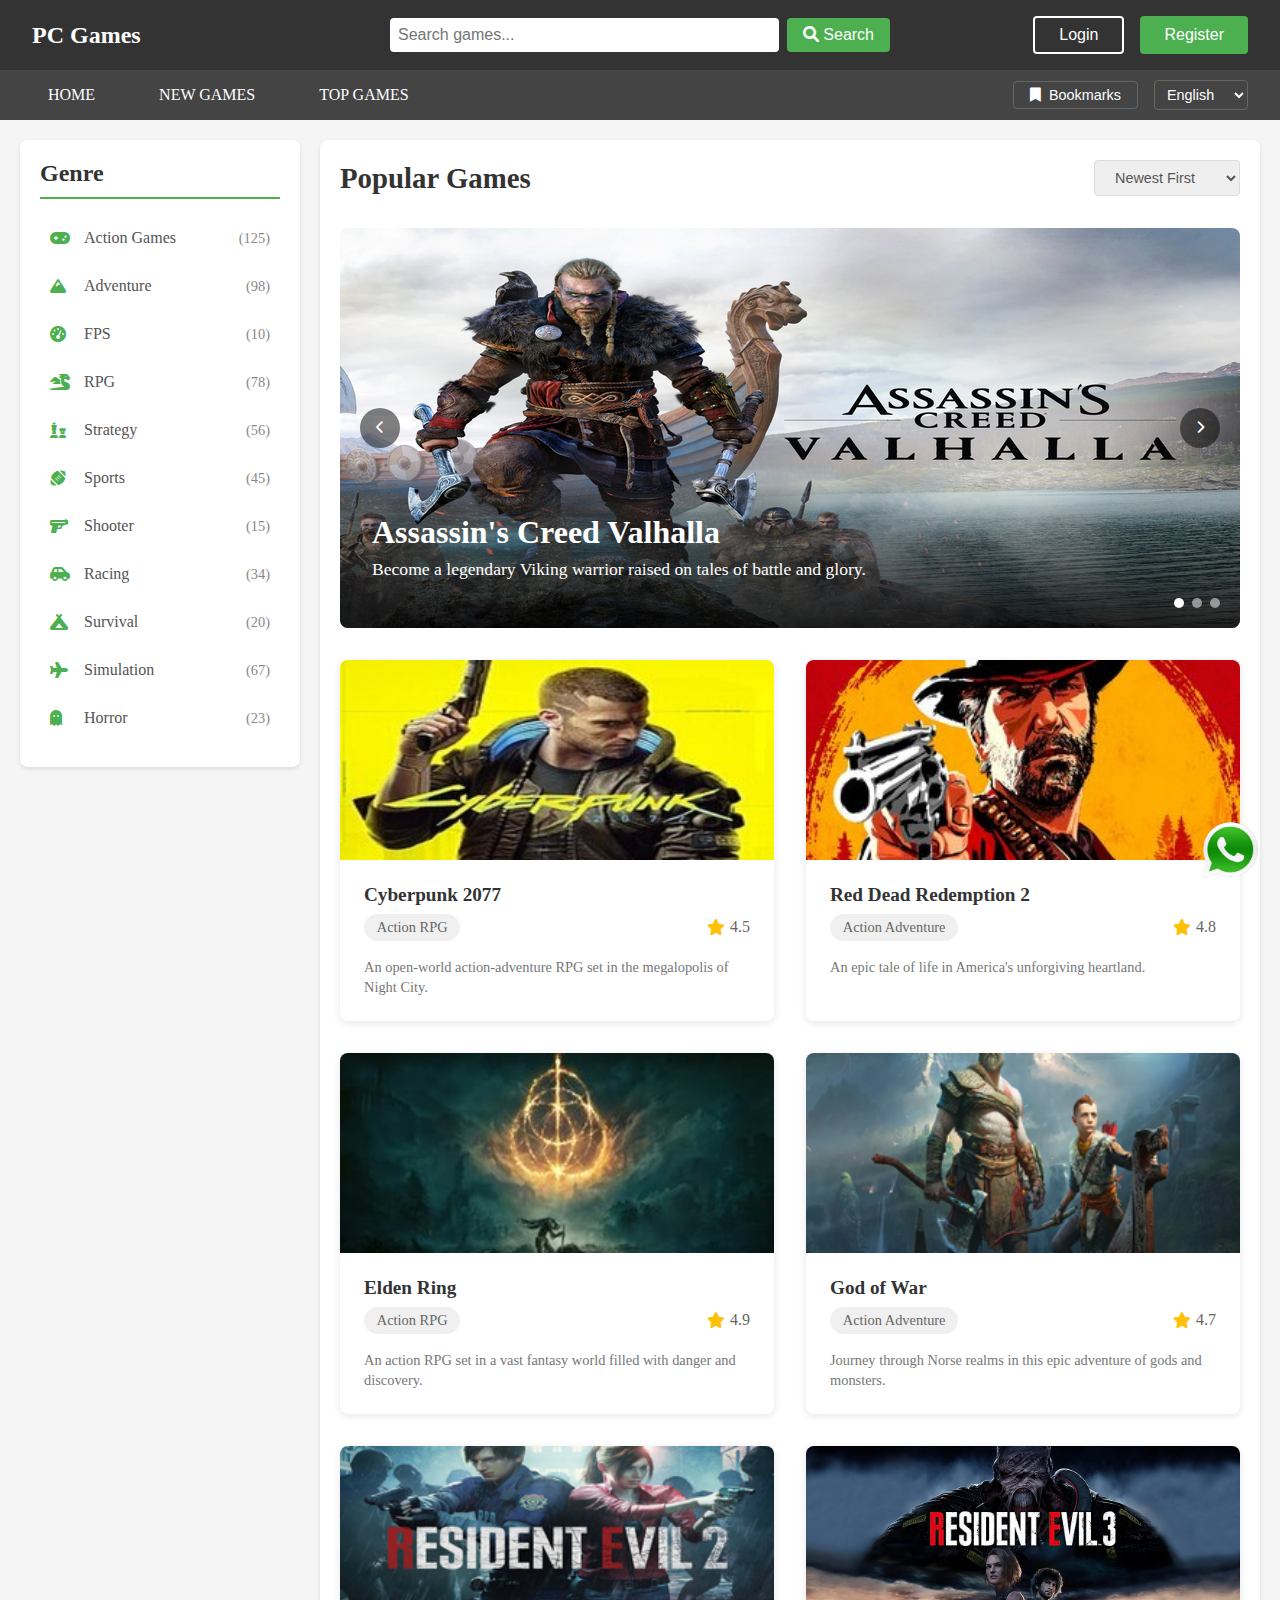
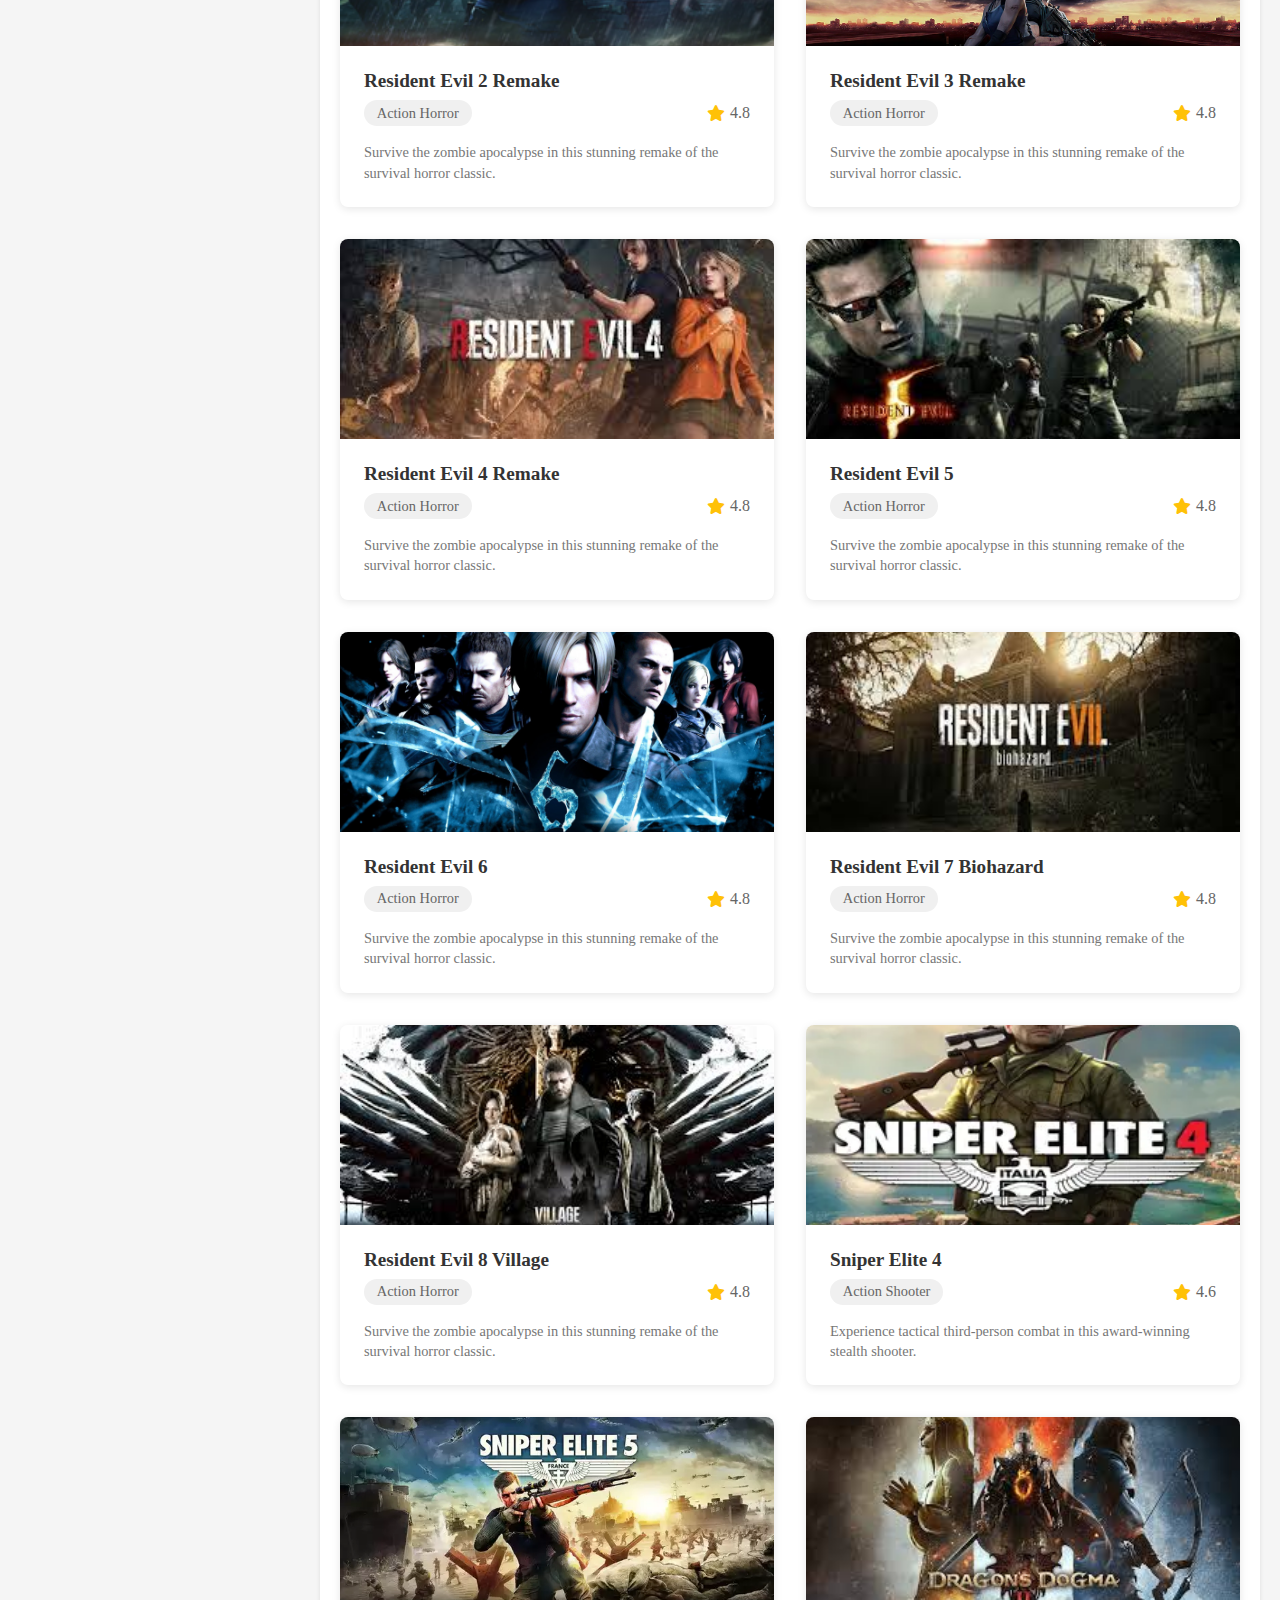
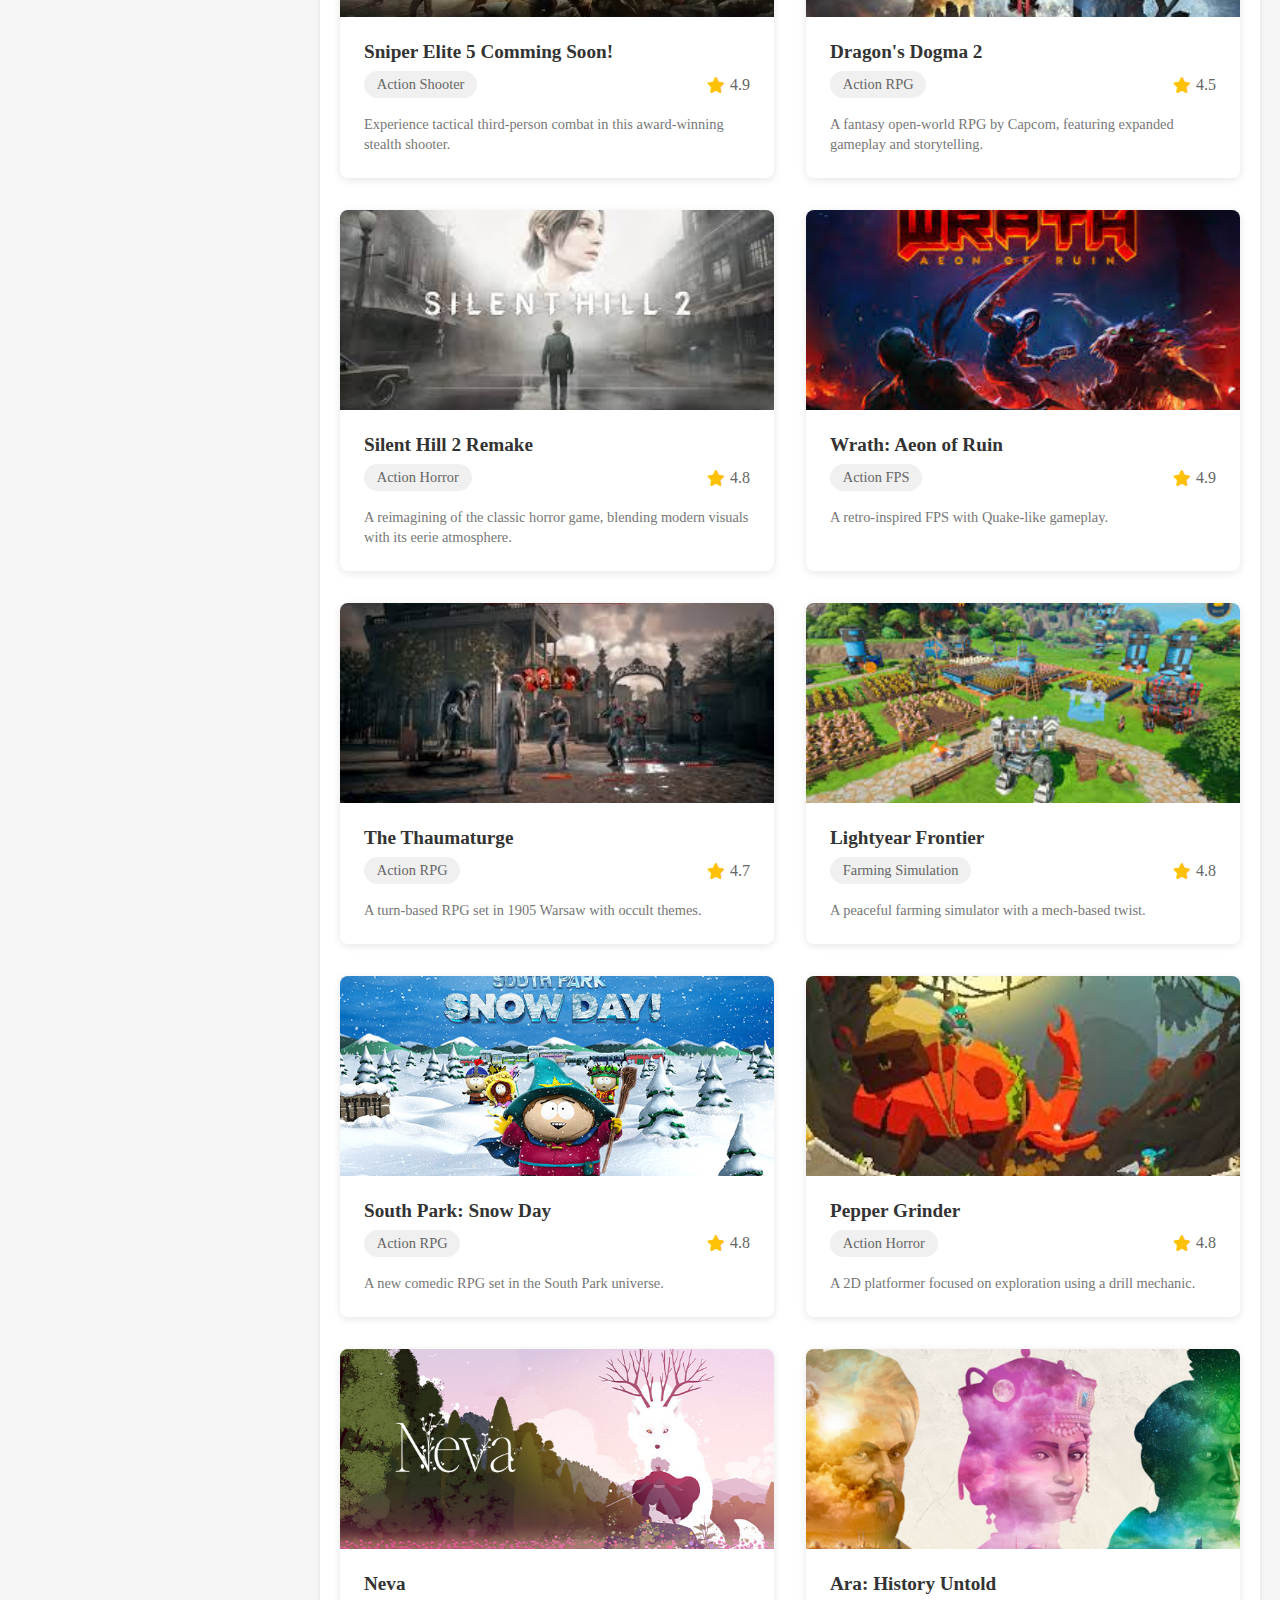
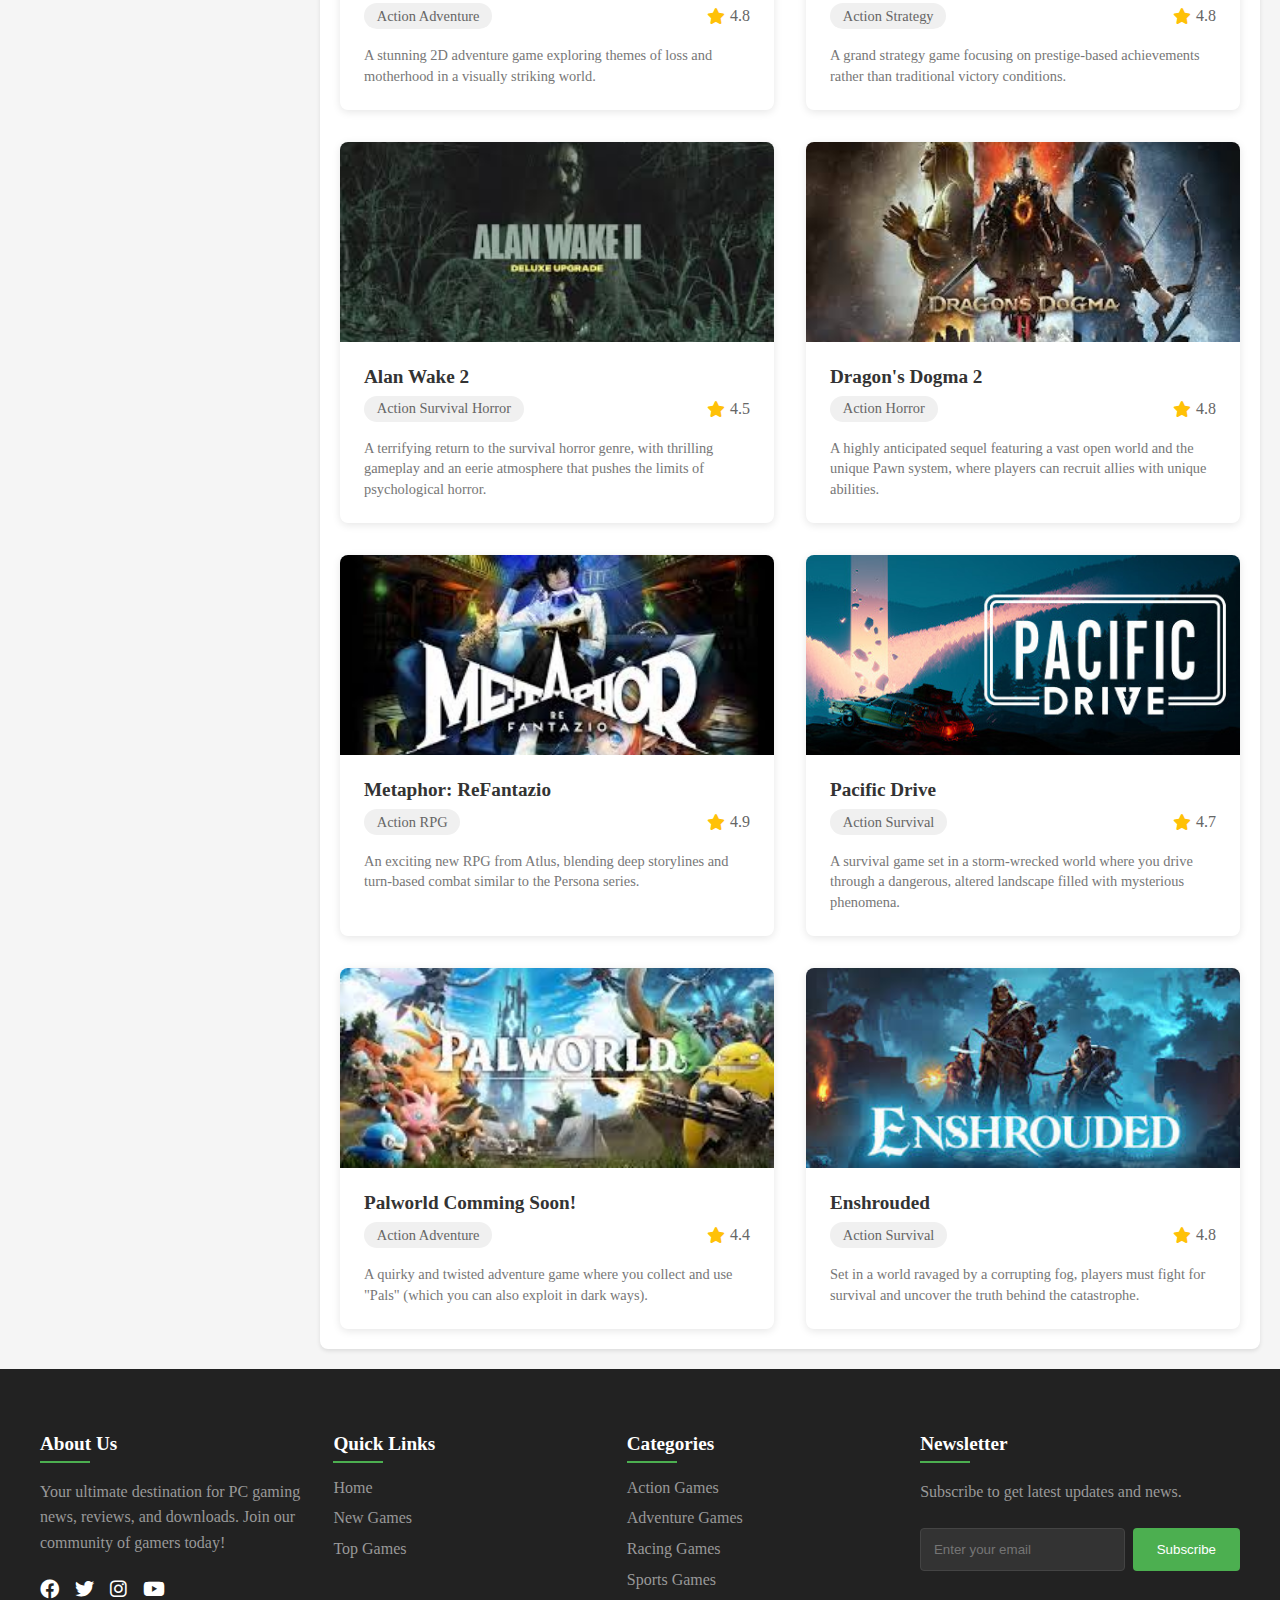
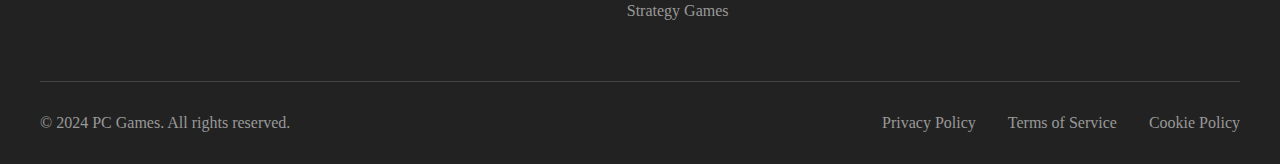
<file: index.html>
<!DOCTYPE html>
<html lang="en">

<head>
    <meta charset="UTF-8">
    <meta name="viewport" content="width=device-width, initial-scale=1.0">
    <title>PC Games - Download the Latest Titles</title>
    <meta name="description"
        content="Discover the latest and greatest PC games. Download your favorite titles, explore different genres, and join our gaming community.">
    <meta name="keywords" content="PC games, download games, action games, RPG, adventure games, gaming community">
    <link rel="stylesheet" href="css/style.css">
    <link rel="stylesheet" href="https://cdnjs.cloudflare.com/ajax/libs/font-awesome/6.0.0/css/all.min.css">
    <link rel="shortcut icon" href="images/icon/favicon.ico" type="image/x-icon">
    <link rel="canonical" href="https://pcgames.com.de/">

    <!-- Open Graph Tags -->
    <meta property="og:title" content="PC Games - Download the Latest Titles" />
    <meta property="og:description"
        content="Discover the latest and greatest PC games. Download your favorite titles, explore different genres, and join our gaming community." />
    <meta property="og:image" content="https://pcgames.com.de/images/og-image.png" />
    <meta property="og:url" content="https://pcgames.com.de//" />
    <meta property="og:type" content="video.game" />
    <meta property="og:site_name" content="PC Games" />
    <meta property="og:locale" content="en_US" />

    <script type="application/ld+json">
        {
          "@context": "https://schema.org",
          "@type": "VideoGame",
          "name": "Cyberpunk 2077",
          "image": "https://pcgames.com.de/images/games.jpg",
          "description": "An open-world action-adventure RPG set in the megalopolis of Night City.",
          "genre": "Action RPG",
          "url": "https://pcgames.com.de/cyberpunk-2077",
          "aggregateRating": {
            "@type": "AggregateRating",
            "ratingValue": "4.5",
            "ratingCount": "1000"
          }
        }
        </script>
</head>

<body>
    <!-- <h1>Welcome to PC Games</h1>
    <h2>Popular Games</h2> -->
    <nav class="navbar">
        <div class="left-section">
            <div class="logo">
                <h1>PC Games</h1>
            </div>
        </div>
        <div class="center-section">
            <div class="search-container">
                <input type="text" placeholder="Search games...">
                <button type="button" class="search-btn">
                    <i class="fas fa-search"></i>
                    Search
                </button>
            </div>
        </div>
        <div class="right-section">
            <div class="auth-buttons">
                <button class="login-btn">Login</button>
                <button class="register-btn">Register</button>
            </div>
        </div>
    </nav>
    <div class="sub-nav">
        <div class="nav-links">
            <a href="index.html">HOME</a>
            <a href="new-game.html">NEW GAMES</a>
            <a href="top-games.html">TOP GAMES</a>
        </div>
        <div class="right-controls">
            <button class="bookmark-btn" onclick="showBookmarks()">
                <i class="fas fa-bookmark"></i>
                Bookmarks
            </button>
            <div class="language-selector">
                <select id="language">
                    <option value="en">English</option>
                    <option value="es">Español</option>
                    <option value="fr">Français</option>
                    <option value="de">Deutsch</option>
                </select>
            </div>
        </div>
    </div>

    <div class="main-container">
        <aside class="sidebar">
            <div class="genre-section">
                <h2>Genre</h2>
                <ul class="genre-list">
                    <li>
                        <a href="#" onclick="filterGamesByGenre('action')">
                            <i class="fas fa-gamepad"></i>
                            Action Games
                            <span class="game-count">(125)</span>
                        </a>
                    </li>
                    <li>
                        <a href="#" onclick="filterGamesByGenre('adventure')">
                            <i class="fas fa-mountain"></i>
                            Adventure
                            <span class="game-count">(98)</span>
                        </a>
                    </li>
                    <li>
                        <a href="#" onclick="filterGamesByGenre('fps')">
                            <i class="fas fa-tachometer-alt"></i>
                            FPS
                            <span class="game-count">(10)</span>
                        </a>
                    </li>
                    <li>
                        <a href="#" onclick="filterGamesByGenre('rpg')">
                            <i class="fas fa-dragon"></i>
                            RPG
                            <span class="game-count">(78)</span>
                        </a>
                    </li>
                    <li>
                        <a href="#" onclick="filterGamesByGenre('strategy')">
                            <i class="fas fa-chess"></i>
                            Strategy
                            <span class="game-count">(56)</span>
                        </a>
                    </li>
                    <li>
                        <a href="#" onclick="filterGamesByGenre('sports')">
                            <i class="fas fa-football-ball"></i>
                            Sports
                            <span class="game-count">(45)</span>
                        </a>
                    </li>
                    <li>
                        <a href="#" onclick="filterGamesByGenre('shooter')">
                            <i class="fas fa-gun"></i>
                            Shooter
                            <span class="game-count">(15)</span>
                        </a>
                    </li>
                    <li>
                        <a href="#" onclick="filterGamesByGenre('racing')">
                            <i class="fas fa-car-side"></i>
                            Racing
                            <span class="game-count">(34)</span>
                        </a>
                    </li>
                    <li>
                        <a href="#" onclick="filterGamesByGenre('survival')">
                            <i class="fas fa-campground"></i>
                            Survival
                            <span class="game-count">(20)</span>
                        </a>
                    </li>
                    <li>
                        <a href="#" onclick="filterGamesByGenre('simulation')">
                            <i class="fas fa-plane"></i>
                            Simulation
                            <span class="game-count">(67)</span>
                        </a>
                    </li>
                    <li>
                        <a href="#" onclick="filterGamesByGenre('horror')">
                            <i class="fas fa-ghost"></i>
                            Horror
                            <span class="game-count">(23)</span>
                        </a>
                    </li>
                </ul>
            </div>
        </aside>


        <main class="main-content">
            <div class="games-header">
                <h2>Popular Games</h2>
                <div class="games-filter">
                    <select>
                        <option value="newest">Newest First</option>
                        <option value="popular">Most Popular</option>
                        <option value="rating">Highest Rated</option>
                    </select>
                </div>
            </div>

            <div class="slider-container">
                <div class="slider">
                    <div class="slide active">
                        <img src="images/slider.png" alt="Assassin's Creed Valhalla - Download Now">
                        <div class="slide-content">
                            <h2>Assassin's Creed Valhalla</h2>
                            <p>Become a legendary Viking warrior raised on tales of battle and glory.</p>
                        </div>
                    </div>
                    <div class="slide">
                        <img src="images/slider1.jpg" alt="Call of Duty: Modern Warfare">
                        <div class="slide-content">
                            <h2>Call of Duty: Modern Warfare</h2>
                            <p>Experience the ultimate online multiplayer battlefield.</p>
                        </div>
                    </div>
                    <div class="slide">
                        <img src="images/slider2.jpg" alt="FIFA 24">
                        <div class="slide-content">
                            <h2>FIFA 24</h2>
                            <p>The world's most popular football game returns.</p>
                        </div>
                    </div>
                </div>
                <button class="slider-btn prev">
                    <i class="fas fa-chevron-left"></i>
                </button>
                <button class="slider-btn next">
                    <i class="fas fa-chevron-right"></i>
                </button>
                <div class="slider-dots">
                    <span class="dot active"></span>
                    <span class="dot"></span>
                    <span class="dot"></span>
                </div>
            </div>

            <div class="games-grid">
                <!-- Game Card 1 -->
                <div class="game-card" data-genre="action rpg">
                    <div class="game-image">
                        <img src="images/games.jpg" alt="Cyberpunk 2077">
                        <div class="game-overlay">
                            <div class="game-buttons">
                                <div class="download-options">
                                    <a href="https://ipcgames.com/wait-for-game-download/" class="download-btn"
                                        target="_blank">
                                        <i class="fas fa-download"></i>
                                        Direct (65.4 GB)
                                    </a>
                                    <a href="https://fitgirl-repacks.site/cyberpunk-2077/" class="download-btn torrent"
                                        target="_blank">
                                        <i class="fas fa-magnet"></i>
                                        Magnet (65.4 GB)
                                    </a>
                                </div>
                            </div>
                        </div>
                    </div>
                    <div class="game-info">
                        <h3>Cyberpunk 2077</h3>
                        <div class="game-meta">
                            <span class="game-genre">Action RPG</span>
                            <div class="game-rating">
                                <i class="fas fa-star"></i>
                                <span>4.5</span>
                            </div>
                        </div>
                        <p class="game-description">An open-world action-adventure RPG set in the megalopolis of Night
                            City.</p>
                    </div>
                </div>

                <!-- Game Card 2 -->
                <div class="game-card" data-genre="action adventure">
                    <div class="game-image">
                        <img src="images/games1.jpg" alt="Red Dead Redemption 2">
                        <div class="game-overlay">
                            <div class="game-buttons">
                                <div class="download-options">
                                    <a href="https://oceansofgamess.com/getsoft.php" class="download-btn"
                                        target="_blank">
                                        <i class="fas fa-download"></i>
                                        Direct (112 GB)
                                    </a>
                                    <a href="https://fitgirl-repacks.site/red-dead-redemption-2/"
                                        class="download-btn torrent" target="_blank">
                                        <i class="fas fa-magnet"></i>
                                        Magnet (112 GB)
                                    </a>
                                </div>
                            </div>
                        </div>
                    </div>
                    <div class="game-info">
                        <h3>Red Dead Redemption 2</h3>
                        <div class="game-meta">
                            <span class="game-genre">Action Adventure</span>
                            <div class="game-rating">
                                <i class="fas fa-star"></i>
                                <span>4.8</span>
                            </div>
                        </div>
                        <p class="game-description">An epic tale of life in America's unforgiving heartland.</p>
                    </div>
                </div>

                <!-- Game Card 3 -->
                <div class="game-card" data-genre="action rpg">
                    <div class="game-image">
                        <img src="images/games2.jpg" alt="Elden Ring">
                        <div class="game-overlay">
                            <div class="game-buttons">
                                <div class="download-options">
                                    <a href="games/eldenring.zip" class="download-btn" target="_blank">
                                        <i class="fas fa-download"></i>
                                        Direct (49 GB)
                                    </a>
                                    <a href="https://fitgirl-repacks.site/elden-ring/" class="download-btn torrent"
                                        target="_blank">
                                        <i class="fas fa-magnet"></i>
                                        Magnet (49 GB)
                                    </a>
                                </div>
                            </div>
                        </div>
                    </div>
                    <div class="game-info">
                        <h3>Elden Ring</h3>
                        <div class="game-meta">
                            <span class="game-genre">Action RPG</span>
                            <div class="game-rating">
                                <i class="fas fa-star"></i>
                                <span>4.9</span>
                            </div>
                        </div>
                        <p class="game-description">An action RPG set in a vast fantasy world filled with danger and
                            discovery.</p>
                    </div>
                </div>

                <!-- Game Card 4 -->
                <div class="game-card" data-genre="action adventure">
                    <div class="game-image">
                        <img src="images/games3.png" alt="God of War">
                        <div class="game-overlay">
                            <div class="game-buttons">
                                <div class="download-options">
                                    <a href="https://ipcgames.com/wait-for-game-download/" class="download-btn"
                                        target="_blank">
                                        <i class="fas fa-download"></i>
                                        Direct (70 GB)
                                    </a>
                                    <a href="https://fitgirl-repacks.site/god-of-war-ragnarok/"
                                        class="download-btn torrent" target="_blank">
                                        <i class="fas fa-magnet"></i>
                                        Magnet (70 GB)
                                    </a>
                                </div>
                            </div>
                        </div>
                    </div>
                    <div class="game-info">
                        <h3>God of War</h3>
                        <div class="game-meta">
                            <span class="game-genre">Action Adventure</span>
                            <div class="game-rating">
                                <i class="fas fa-star"></i>
                                <span>4.7</span>
                            </div>
                        </div>
                        <p class="game-description">Journey through Norse realms in this epic adventure of gods and
                            monsters.</p>
                    </div>
                </div>

                <!-- Game Card 5 -->
                <div class="game-card" data-genre="action horror">
                    <div class="game-image">
                        <img src="images/games4.png" alt="Resident Evil 2">
                        <div class="game-overlay">
                            <div class="game-buttons">
                                <div class="download-options">
                                    <a href="https://www.apunkagames.com/2019/05/resident-evil-2-remake-game-d27.html"
                                        class="download-btn" target="_blank">
                                        <i class="fas fa-download"></i>
                                        Direct (21.2 GB)
                                    </a>
                                    <a href="https://fitgirl-repacks.site/resident-evil-2-deluxe-edition/"
                                        class="download-btn torrent" target="_blank">
                                        <i class="fas fa-magnet"></i>
                                        Magnet (21.2 GB)
                                    </a>
                                </div>
                            </div>
                        </div>
                    </div>
                    <div class="game-info">
                        <h3>Resident Evil 2 Remake</h3>
                        <div class="game-meta">
                            <span class="game-genre">Action Horror</span>
                            <div class="game-rating">
                                <i class="fas fa-star"></i>
                                <span>4.8</span>
                            </div>
                        </div>
                        <p class="game-description">Survive the zombie apocalypse in this stunning remake of the
                            survival horror classic.</p>
                    </div>
                </div>

                <!-- Game Card 6 -->
                <div class="game-card" data-genre="action horror">
                    <div class="game-image">
                        <img src="images/games6.jpg" alt="Resident Evil 3">
                        <div class="game-overlay">
                            <div class="game-buttons">
                                <div class="download-options">
                                    <a href="https://www.apunkasoftware.net/vlink/10020327708" class="download-btn"
                                        target="_blank">
                                        <i class="fas fa-download"></i>
                                        Direct (23.2 GB)
                                    </a>
                                    <a href="https://fitgirl-repacks.site/resident-evil-3/" class="download-btn torrent"
                                        target="_blank">
                                        <i class="fas fa-magnet"></i>
                                        Magnet (23.2 GB)
                                    </a>
                                </div>
                            </div>
                        </div>
                    </div>
                    <div class="game-info">
                        <h3>Resident Evil 3 Remake</h3>
                        <div class="game-meta">
                            <span class="game-genre">Action Horror</span>
                            <div class="game-rating">
                                <i class="fas fa-star"></i>
                                <span>4.8</span>
                            </div>
                        </div>
                        <p class="game-description">Survive the zombie apocalypse in this stunning remake of the
                            survival horror classic.</p>
                    </div>
                </div>

                <!-- Game Card 7 -->
                <div class="game-card" data-genre="action horror">
                    <div class="game-image">
                        <img src="images/games7.jpeg" alt="Resident Evil 4">
                        <div class="game-overlay">
                            <div class="game-buttons">
                                <div class="download-options">
                                    <a href="https://www.apunkasoftware.net/vlink/07260017197" class="download-btn"
                                        target="_blank">
                                        <i class="fas fa-download"></i>
                                        Direct (3.9 GB)
                                    </a>
                                    <a href="https://fitgirl-repacks.site/resident-evil-4-hd-project/"
                                        class="download-btn torrent" target="_blank">
                                        <i class="fas fa-magnet"></i>
                                        Magnet (13.2 GB)
                                    </a>
                                </div>
                            </div>
                        </div>
                    </div>
                    <div class="game-info">
                        <h3>Resident Evil 4 Remake</h3>
                        <div class="game-meta">
                            <span class="game-genre">Action Horror</span>
                            <div class="game-rating">
                                <i class="fas fa-star"></i>
                                <span>4.8</span>
                            </div>
                        </div>
                        <p class="game-description">Survive the zombie apocalypse in this stunning remake of the
                            survival horror classic.</p>
                    </div>
                </div>

                <!-- Game Card 8 -->
                <div class="game-card" data-genre="action horror">
                    <div class="game-image">
                        <img src="images/games8.jpeg" alt="Resident Evil 5">
                        <div class="game-overlay">
                            <div class="game-buttons">
                                <div class="download-options">
                                    <a href="https://www.apunkasoftware.net/vlink/06013816553" class="download-btn"
                                        target="_blank">
                                        <i class="fas fa-download"></i>
                                        Direct (6.9 GB)
                                    </a>
                                    <a href="https://fitgirl-repacks.site/resident-evil-5-gold-edition/"
                                        class="download-btn torrent" target="_blank">
                                        <i class="fas fa-magnet"></i>
                                        Magnet (8.3 GB)
                                    </a>
                                </div>
                            </div>
                        </div>
                    </div>
                    <div class="game-info">
                        <h3>Resident Evil 5 </h3>
                        <div class="game-meta">
                            <span class="game-genre">Action Horror</span>
                            <div class="game-rating">
                                <i class="fas fa-star"></i>
                                <span>4.8</span>
                            </div>
                        </div>
                        <p class="game-description">Survive the zombie apocalypse in this stunning remake of the
                            survival horror classic.</p>
                    </div>
                </div>

                <!-- Game Card 9 -->
                <div class="game-card" data-genre="action horror">
                    <div class="game-image">
                        <img src="images/games9.jpg" alt="Resident Evil 6">
                        <div class="game-overlay">
                            <div class="game-buttons">
                                <div class="download-options">
                                    <a href="https://www.apunkasoftware.net/vlink/06082016635" class="download-btn"
                                        target="_blank">
                                        <i class="fas fa-download"></i>
                                        Direct (5.21 GB)
                                    </a>
                                    <a href="https://fitgirl-repacks.site/resident-evil-6/" class="download-btn torrent"
                                        target="_blank">
                                        <i class="fas fa-magnet"></i>
                                        Magnet (15.8 GB)
                                    </a>
                                </div>
                            </div>
                        </div>
                    </div>
                    <div class="game-info">
                        <h3>Resident Evil 6 </h3>
                        <div class="game-meta">
                            <span class="game-genre">Action Horror</span>
                            <div class="game-rating">
                                <i class="fas fa-star"></i>
                                <span>4.8</span>
                            </div>
                        </div>
                        <p class="game-description">Survive the zombie apocalypse in this stunning remake of the
                            survival horror classic.</p>
                    </div>
                </div>

                <!-- Game Card 10 -->
                <div class="game-card" data-genre="action horror">
                    <div class="game-image">
                        <img src="images/games10.jpeg" alt="Resident Evil 7">
                        <div class="game-overlay">
                            <div class="game-buttons">
                                <div class="download-options">
                                    <a href="https://www.apunkasoftware.net/vlink/06121316727" class="download-btn"
                                        target="_blank">
                                        <i class="fas fa-download"></i>
                                        Direct (20.4 GB)
                                    </a>
                                    <a href="https://fitgirl-repacks.site/resident-evil-7-biohazard/"
                                        class="download-btn torrent" target="_blank">
                                        <i class="fas fa-magnet"></i>
                                        Magnet (21.1 GB)
                                    </a>
                                </div>
                            </div>
                        </div>
                    </div>
                    <div class="game-info">
                        <h3>Resident Evil 7 Biohazard</h3>
                        <div class="game-meta">
                            <span class="game-genre">Action Horror</span>
                            <div class="game-rating">
                                <i class="fas fa-star"></i>
                                <span>4.8</span>
                            </div>
                        </div>
                        <p class="game-description">Survive the zombie apocalypse in this stunning remake of the
                            survival horror classic.</p>
                    </div>
                </div>

                <!-- Game Card 11 -->
                <div class="game-card" data-genre="action horror">
                    <div class="game-image">
                        <img src="images/games11.jpeg" alt="Resident Evil 8">
                        <div class="game-overlay">
                            <div class="game-buttons">
                                <div class="download-options">
                                    <a href="https://www.apunkasoftware.net/vlink/09103232365" class="download-btn"
                                        target="_blank">
                                        <i class="fas fa-download"></i>
                                        Direct (26.5 GB)
                                    </a>
                                    <a href="https://fitgirl-repacks.site/resident-evil-village/"
                                        class="download-btn torrent" target="_blank">
                                        <i class="fas fa-magnet"></i>
                                        Magnet (19.5 GB)
                                    </a>
                                </div>
                            </div>
                        </div>
                    </div>
                    <div class="game-info">
                        <h3>Resident Evil 8 Village </h3>
                        <div class="game-meta">
                            <span class="game-genre">Action Horror</span>
                            <div class="game-rating">
                                <i class="fas fa-star"></i>
                                <span>4.8</span>
                            </div>
                        </div>
                        <p class="game-description">Survive the zombie apocalypse in this stunning remake of the
                            survival horror classic.</p>
                    </div>
                </div>


                <!-- Game Card 12 -->
                <div class="game-card" data-genre="action shooter">
                    <div class="game-image">
                        <img src="images/games5.jpg" alt="Sniper Elite 4">
                        <div class="game-overlay">
                            <div class="game-buttons">
                                <div class="download-options">
                                    <a href="https://ipcgames.com/wait-for-game-download/" class="download-btn"
                                        target="_blank">
                                        <i class="fas fa-download"></i>
                                        Direct (85.4 GB)
                                    </a>
                                    <a href="https://fitgirl-repacks.site/sniper-elite-4-deluxe-edition/"
                                        class="download-btn torrent" target="_blank">
                                        <i class="fas fa-magnet"></i>
                                        Magnet (85.4 GB)
                                    </a>
                                </div>
                            </div>
                        </div>
                    </div>
                    <div class="game-info">
                        <h3>Sniper Elite 4</h3>
                        <div class="game-meta">
                            <span class="game-genre">Action Shooter</span>
                            <div class="game-rating">
                                <i class="fas fa-star"></i>
                                <span>4.6</span>
                            </div>
                        </div>
                        <p class="game-description">Experience tactical third-person combat in this award-winning
                            stealth shooter.</p>
                    </div>
                </div>

                <!-- Game Card 13 -->
                <div class="game-card" data-genre="action shooter">
                    <div class="game-image">
                        <img src="images/games12.jpg" alt="Sniper Elite 5">
                        <div class="game-overlay">
                            <div class="game-buttons">
                                <div class="download-options">
                                    <a href="#" class="download-btn" target="_blank">
                                        <i class="fas fa-download"></i>
                                        Direct (85.4 GB)
                                    </a>
                                    <a href="#" class="download-btn torrent" target="_blank">
                                        <i class="fas fa-magnet"></i>
                                        Magnet (85.4 GB)
                                    </a>
                                </div>
                            </div>
                        </div>
                    </div>
                    <div class="game-info">
                        <h3>Sniper Elite 5 Comming Soon!</h3>
                        <div class="game-meta">
                            <span class="game-genre">Action Shooter</span>
                            <div class="game-rating">
                                <i class="fas fa-star"></i>
                                <span>4.9</span>
                            </div>
                        </div>
                        <p class="game-description">Experience tactical third-person combat in this award-winning
                            stealth shooter.</p>
                    </div>
                </div>
                <!-- Game Card 14 -->
                <div class="game-card" data-genre="action rpg">
                    <div class="game-image">
                        <img src="images/games13.jpeg" alt="Dragon's Dogma 2">
                        <div class="game-overlay">
                            <div class="game-buttons">
                                <div class="download-options">
                                    <a href="#" class="download-btn" target="_blank">
                                        <i class="fas fa-download"></i>
                                        Direct (67.4 GB)
                                    </a>
                                    <a href="https://fitgirl-repacks.site/dragons-dogma-2/" class="download-btn torrent"
                                        target="_blank">
                                        <i class="fas fa-magnet"></i>
                                        Magnet (38.4 GB)
                                    </a>
                                </div>
                            </div>
                        </div>
                    </div>
                    <div class="game-info">
                        <h3>Dragon's Dogma 2</h3>
                        <div class="game-meta">
                            <span class="game-genre">Action RPG</span>
                            <div class="game-rating">
                                <i class="fas fa-star"></i>
                                <span>4.5</span>
                            </div>
                        </div>
                        <p class="game-description">A fantasy open-world RPG by Capcom, featuring expanded gameplay and
                            storytelling.</p>
                    </div>
                </div>

                <!-- Game Card 15 -->
                <div class="game-card" data-genre="action horror">
                    <div class="game-image">
                        <img src="images/games14.jpeg" alt="Silent Hill 2 Remake">
                        <div class="game-overlay">
                            <div class="game-buttons">
                                <div class="download-options">
                                    <a href="https://www.apunkasoftware.net/vlink/11191637971" class="download-btn"
                                        target="_blank">
                                        <i class="fas fa-download"></i>
                                        Direct (33.2 GB)
                                    </a>
                                    <a href="https://fitgirl-repacks.site/silent-hill-2-remake/"
                                        class="download-btn torrent" target="_blank">
                                        <i class="fas fa-magnet"></i>
                                        Magnet (25.6 GB)
                                    </a>
                                </div>
                            </div>
                        </div>
                    </div>
                    <div class="game-info">
                        <h3>Silent Hill 2 Remake</h3>
                        <div class="game-meta">
                            <span class="game-genre">Action Horror</span>
                            <div class="game-rating">
                                <i class="fas fa-star"></i>
                                <span>4.8</span>
                            </div>
                        </div>
                        <p class="game-description">A reimagining of the classic horror game, blending modern visuals
                            with its eerie atmosphere.</p>
                    </div>
                </div>

                <!-- Game Card 16 -->
                <div class="game-card" data-genre="action fps">
                    <div class="game-image">
                        <img src="images/games15.jpeg" alt="Wrath: Aeon of Ruin">
                        <div class="game-overlay">
                            <div class="game-buttons">
                                <div class="download-options">
                                    <a href="https://www.apunkasoftware.net/vlink/11303024998" class="download-btn"
                                        target="_blank">
                                        <i class="fas fa-download"></i>
                                        Direct (397 MB)
                                    </a>
                                    <a href="https://fitgirl-repacks.site/wrath-aeon-of-ruin/"
                                        class="download-btn torrent" target="_blank">
                                        <i class="fas fa-magnet"></i>
                                        Magnet (915 MB)
                                    </a>
                                </div>
                            </div>
                        </div>
                    </div>
                    <div class="game-info">
                        <h3>Wrath: Aeon of Ruin</h3>
                        <div class="game-meta">
                            <span class="game-genre">Action FPS</span>
                            <div class="game-rating">
                                <i class="fas fa-star"></i>
                                <span>4.9</span>
                            </div>
                        </div>
                        <p class="game-description">A retro-inspired FPS with Quake-like gameplay.</p>
                    </div>
                </div>

                <!-- Game Card 17 -->
                <div class="game-card" data-genre="action rpg">
                    <div class="game-image">
                        <img src="images/games16.jpeg" alt="The Thaumaturge">
                        <div class="game-overlay">
                            <div class="game-buttons">
                                <div class="download-options">
                                    <a href="https://www.apunkasoftware.net/vlink/07235737323" class="download-btn"
                                        target="_blank">
                                        <i class="fas fa-download"></i>
                                        Direct (23.4 GB)
                                    </a>
                                    <a href="https://fitgirl-repacks.site/the-thaumaturge/" class="download-btn torrent"
                                        target="_blank">
                                        <i class="fas fa-magnet"></i>
                                        Magnet (13 GB)
                                    </a>
                                </div>
                            </div>
                        </div>
                    </div>
                    <div class="game-info">
                        <h3>The Thaumaturge</h3>
                        <div class="game-meta">
                            <span class="game-genre">Action RPG</span>
                            <div class="game-rating">
                                <i class="fas fa-star"></i>
                                <span>4.7</span>
                            </div>
                        </div>
                        <p class="game-description">A turn-based RPG set in 1905 Warsaw with occult themes.</p>
                    </div>
                </div>

                <!-- Game Card 18 -->
                <div class="game-card" data-genre="action simulation">
                    <div class="game-image">
                        <img src="images/games17.jpeg" alt="Lightyear Frontier">
                        <div class="game-overlay">
                            <div class="game-buttons">
                                <div class="download-options">
                                    <a href="https://www.apunkasoftware.net/vlink/05191536919" class="download-btn"
                                        target="_blank">
                                        <i class="fas fa-download"></i>
                                        Direct (1.89 GB)
                                    </a>
                                    <a href="https://repack.info/en/267-lightyear-frontier-repack.html"
                                        class="download-btn torrent" target="_blank">
                                        <i class="fas fa-magnet"></i>
                                        Magnet (1.84 GB)
                                    </a>
                                </div>
                            </div>
                        </div>
                    </div>
                    <div class="game-info">
                        <h3>Lightyear Frontier</h3>
                        <div class="game-meta">
                            <span class="game-genre">Farming Simulation</span>
                            <div class="game-rating">
                                <i class="fas fa-star"></i>
                                <span>4.8</span>
                            </div>
                        </div>
                        <p class="game-description">A peaceful farming simulator with a mech-based twist.</p>
                    </div>
                </div>

                <!-- Game Card 19 -->
                <div class="game-card" data-genre="action rpg">
                    <div class="game-image">
                        <img src="images/games18.jpg" alt="South Park: Snow Day">
                        <div class="game-overlay">
                            <div class="game-buttons">
                                <div class="download-options">
                                    <a href="https://freegogpcgames.com/29500/7-south-park-snow-day/"
                                        class="download-btn" target="_blank">
                                        <i class="fas fa-download"></i>
                                        Direct (27.3 GB)
                                    </a>
                                    <a href="https://fitgirl-repacks.site/south-park-snow-day/"
                                        class="download-btn torrent" target="_blank">
                                        <i class="fas fa-magnet"></i>
                                        Magnet (16.5 GB)
                                    </a>
                                </div>
                            </div>
                        </div>
                    </div>
                    <div class="game-info">
                        <h3>South Park: Snow Day</h3>
                        <div class="game-meta">
                            <span class="game-genre">Action RPG</span>
                            <div class="game-rating">
                                <i class="fas fa-star"></i>
                                <span>4.8</span>
                            </div>
                        </div>
                        <p class="game-description">A new comedic RPG set in the South Park universe.</p>
                    </div>
                </div>

                <!-- Game Card 20 -->
                <div class="game-card" data-genre="action horror">
                    <div class="game-image">
                        <img src="images/games19.jpeg" alt="Pepper Grinde">
                        <div class="game-overlay">
                            <div class="game-buttons">
                                <div class="download-options">
                                    <a href="https://www.apunkasoftware.net/vlink/07015037190" class="download-btn"
                                        target="_blank">
                                        <i class="fas fa-download"></i>
                                        Direct (1.22 GB)
                                    </a>
                                    <a href="https://fitgirl-repacks.site/pepper-grinder/" class="download-btn torrent"
                                        target="_blank">
                                        <i class="fas fa-magnet"></i>
                                        Magnet (352 MB)
                                    </a>
                                </div>
                            </div>
                        </div>
                    </div>
                    <div class="game-info">
                        <h3>Pepper Grinder</h3>
                        <div class="game-meta">
                            <span class="game-genre">Action Horror</span>
                            <div class="game-rating">
                                <i class="fas fa-star"></i>
                                <span>4.8</span>
                            </div>
                        </div>
                        <p class="game-description">A 2D platformer focused on exploration using a drill mechanic.</p>
                    </div>
                </div>

                <!-- Game Card 21 -->
                <div class="game-card" data-genre="action adventure">
                    <div class="game-image">
                        <img src="images/games20.jpg" alt="Neva">
                        <div class="game-overlay">
                            <div class="game-buttons">
                                <div class="download-options">
                                    <a href="https://gamdie.com/neva/" class="download-btn" target="_blank">
                                        <i class="fas fa-download"></i>
                                        Direct (6.52 GB)
                                    </a>
                                    <a href="https://fitgirl-repacks.site/neva/" class="download-btn torrent"
                                        target="_blank">
                                        <i class="fas fa-magnet"></i>
                                        Magnet (5.3 GB)
                                    </a>
                                </div>
                            </div>
                        </div>
                    </div>
                    <div class="game-info">
                        <h3>Neva </h3>
                        <div class="game-meta">
                            <span class="game-genre">Action Adventure</span>
                            <div class="game-rating">
                                <i class="fas fa-star"></i>
                                <span>4.8</span>
                            </div>
                        </div>
                        <p class="game-description">A stunning 2D adventure game exploring themes of loss and motherhood
                            in a visually striking world.</p>
                    </div>
                </div>

                <!-- Game Card 22 -->
                <div class="game-card" data-genre="action strategy">
                    <div class="game-image">
                        <img src="images/games21.jpg" alt="Ara: History Untold">
                        <div class="game-overlay">
                            <div class="game-buttons">
                                <div class="download-options">
                                    <a href="https://www.freegamesdl.net/ara-history-untold-pc-free-downloads/"
                                        class="download-btn" target="_blank">
                                        <i class="fas fa-download"></i>
                                        Direct (5.21 GB)
                                    </a>
                                    <a href="https://fitgirl-repacks.site/ara-history-untold/"
                                        class="download-btn torrent" target="_blank">
                                        <i class="fas fa-magnet"></i>
                                        Magnet (14.45 GB)
                                    </a>
                                </div>
                            </div>
                        </div>
                    </div>
                    <div class="game-info">
                        <h3>Ara: History Untold </h3>
                        <div class="game-meta">
                            <span class="game-genre">Action Strategy</span>
                            <div class="game-rating">
                                <i class="fas fa-star"></i>
                                <span>4.8</span>
                            </div>
                        </div>
                        <p class="game-description">A grand strategy game focusing on prestige-based achievements rather
                            than traditional victory conditions.</p>
                    </div>
                </div>

                <!-- Game Card 23 -->
                <div class="game-card" data-genre="action survival horror">
                    <div class="game-image">
                        <img src="images/games22.jpeg" alt="Alan Wake 2">
                        <div class="game-overlay">
                            <div class="game-buttons">
                                <div class="download-options">
                                    <a href="https://www.apunkasoftware.net/vlink/11171729770" class="download-btn"
                                        target="_blank">
                                        <i class="fas fa-download"></i>
                                        Direct (74.5 GB)
                                    </a>
                                    <a href="magnet:?xt=urn:btih:F8C65A805CD8098A28190586AD4ACF0329144788&amp;dn=Alan+Wake+2%3A+Deluxe+Edition+%28v1.2.2+%2B+4+DLCs+%2B+Bonus+Soundtrack%2C+MULTi14%29+%5BFitGirl+Repack%2C+Selective+Download+-+from+74.5+GB%5D&amp;tr=udp%3A%2F%2Fopentor.net%3A6969&amp;tr=udp%3A%2F%2Ftracker.torrent.eu.org%3A451%2Fannounce&amp;tr=udp%3A%2F%2Ftracker.theoks.net%3A6969%2Fannounce&amp;tr=udp%3A%2F%2Ftracker.ccp.ovh%3A6969%2Fannounce&amp;tr=udp%3A%2F%2Ftracker.opentrackr.org%3A1337%2Fannounce&amp;tr=http%3A%2F%2Ftracker.opentrackr.org%3A1337%2Fannounce&amp;tr=udp%3A%2F%2Fopen.stealth.si%3A80%2Fannounce&amp;tr=https%3A%2F%2Ftracker.tamersunion.org%3A443%2Fannounce&amp;tr=udp%3A%2F%2Fexplodie.org%3A6969%2Fannounce&amp;tr=http%3A%2F%2Ftracker.bt4g.com%3A2095%2Fannounce&amp;tr=udp%3A%2F%2Fbt2.archive.org%3A6969%2Fannounce&amp;tr=udp%3A%2F%2Fbt1.archive.org%3A6969%2Fannounce&amp;tr=udp%3A%2F%2Ftracker.filemail.com%3A6969%2Fannounce&amp;tr=udp%3A%2F%2Ftracker1.bt.moack.co.kr%3A80%2Fannounce&amp;tr=udp%3A%2F%2Ftracker.opentrackr.org%3A1337%2Fannounce&amp;tr=http%3A%2F%2Ftracker.openbittorrent.com%3A80%2Fannounce&amp;tr=udp%3A%2F%2Fopentracker.i2p.rocks%3A6969%2Fannounce&amp;tr=udp%3A%2F%2Ftracker.internetwarriors.net%3A1337%2Fannounce&amp;tr=udp%3A%2F%2Ftracker.leechers-paradise.org%3A6969%2Fannounce&amp;tr=udp%3A%2F%2Fcoppersurfer.tk%3A6969%2Fannounce&amp;tr=udp%3A%2F%2Ftracker.zer0day.to%3A1337%2Fannounce"
                                        class="download-btn torrent" target="_blank">
                                        <i class="fas fa-magnet"></i>
                                        Magnet (38.4 GB)
                                    </a>
                                </div>
                            </div>
                        </div>
                    </div>
                    <div class="game-info">
                        <h3>Alan Wake 2 </h3>
                        <div class="game-meta">
                            <span class="game-genre">Action Survival Horror</span>
                            <div class="game-rating">
                                <i class="fas fa-star"></i>
                                <span>4.5</span>
                            </div>
                        </div>
                        <p class="game-description">A terrifying return to the survival horror genre, with thrilling
                            gameplay and an eerie atmosphere that pushes the limits of psychological horror.</p>
                    </div>
                </div>

                <!-- Game Card 24 -->
                <div class="game-card" data-genre="action horror">
                    <div class="game-image">
                        <img src="images/games13.jpeg" alt="Dragon's Dogma 2">
                        <div class="game-overlay">
                            <div class="game-buttons">
                                <div class="download-options">
                                    <a href="#" class="download-btn" target="_blank">
                                        <i class="fas fa-download"></i>
                                        Direct (33.2 GB)
                                    </a>
                                    <a href="https://fitgirl-repacks.site/dragons-dogma-2/" class="download-btn torrent"
                                        target="_blank">
                                        <i class="fas fa-magnet"></i>
                                        Magnet (25.6 GB)
                                    </a>
                                </div>
                            </div>
                        </div>
                    </div>
                    <div class="game-info">
                        <h3>Dragon's Dogma 2 </h3>
                        <div class="game-meta">
                            <span class="game-genre">Action Horror</span>
                            <div class="game-rating">
                                <i class="fas fa-star"></i>
                                <span>4.8</span>
                            </div>
                        </div>
                        <p class="game-description"> A highly anticipated sequel featuring a vast open world and the
                            unique Pawn system, where players can recruit allies with unique abilities​.</p>
                    </div>
                </div>

                <!-- Game Card 25 -->
                <div class="game-card" data-genre="action rpg">
                    <div class="game-image">
                        <img src="images/games23.jpeg" alt="Metaphor: ReFantazio">
                        <div class="game-overlay">
                            <div class="game-buttons">
                                <div class="download-options">
                                    <a href="#" class="download-btn" target="_blank">
                                        <i class="fas fa-download"></i>
                                        Direct (397 MB)
                                    </a>
                                    <a href="https://fitgirl-repacks.site/metaphor-refantazio/"
                                        class="download-btn torrent" target="_blank">
                                        <i class="fas fa-magnet"></i>
                                        Magnet (21.4 GB)
                                    </a>
                                </div>
                            </div>
                        </div>
                    </div>
                    <div class="game-info">
                        <h3>Metaphor: ReFantazio </h3>
                        <div class="game-meta">
                            <span class="game-genre">Action RPG</span>
                            <div class="game-rating">
                                <i class="fas fa-star"></i>
                                <span>4.9</span>
                            </div>
                        </div>
                        <p class="game-description">An exciting new RPG from Atlus, blending deep storylines and
                            turn-based combat similar to the Persona series.</p>
                    </div>
                </div>

                <!-- Game Card 26 -->
                <div class="game-card" data-genre="action survival">
                    <div class="game-image">
                        <img src="images/games24.jpg" alt="Pacific Drive">
                        <div class="game-overlay">
                            <div class="game-buttons">
                                <div class="download-options">
                                    <a href="https://www.apunkasoftware.net/vlink/030813365013" class="download-btn"
                                        target="_blank">
                                        <i class="fas fa-download"></i>
                                        Direct (17 GB)
                                    </a>
                                    <a href="https://fitgirl-repacks.site/pacific-drive/" class="download-btn torrent"
                                        target="_blank">
                                        <i class="fas fa-magnet"></i>
                                        Magnet (9.5 GB)
                                    </a>
                                </div>
                            </div>
                        </div>
                    </div>
                    <div class="game-info">
                        <h3>Pacific Drive </h3>
                        <div class="game-meta">
                            <span class="game-genre">Action Survival</span>
                            <div class="game-rating">
                                <i class="fas fa-star"></i>
                                <span>4.7</span>
                            </div>
                        </div>
                        <p class="game-description">A survival game set in a storm-wrecked world where you drive through
                            a dangerous, altered landscape filled with mysterious phenomena​.</p>
                    </div>
                </div>

                <!-- Game Card 27 -->
                <div class="game-card" data-genre="action adventure">
                    <div class="game-image">
                        <img src="images/games25.jpeg" alt="Palworld">
                        <div class="game-overlay">
                            <div class="game-buttons">
                                <div class="download-options">
                                    <a href="#" class="download-btn" target="_blank">
                                        <i class="fas fa-download"></i>
                                        Direct (1.89 GB)
                                    </a>
                                    <a href="#" class="download-btn torrent" target="_blank">
                                        <i class="fas fa-magnet"></i>
                                        Magnet (1.84 GB)
                                    </a>
                                </div>
                            </div>
                        </div>
                    </div>
                    <div class="game-info">
                        <h3>Palworld Comming Soon! </h3>
                        <div class="game-meta">
                            <span class="game-genre">Action Adventure</span>
                            <div class="game-rating">
                                <i class="fas fa-star"></i>
                                <span>4.4</span>
                            </div>
                        </div>
                        <p class="game-description">A quirky and twisted adventure game where you collect and use "Pals"
                            (which you can also exploit in dark ways)​.</p>
                    </div>
                </div>

                <!-- Game Card 28 -->
                <div class="game-card" data-genre="action survival">
                    <div class="game-image">
                        <img src="images/games26.jpeg" alt="Enshrouded">
                        <div class="game-overlay">
                            <div class="game-buttons">
                                <div class="download-options">
                                    <a href="https://www.apunkasoftware.net/vlink/11190238024" class="download-btn"
                                        target="_blank">
                                        <i class="fas fa-download"></i>
                                        Direct (15.8 GB)
                                    </a>
                                    <a href="https://fitgirl-repacks.site/south-park-snow-day/"
                                        class="download-btn torrent" target="_blank">
                                        <i class="fas fa-magnet"></i>
                                        Magnet (10.5 GB)
                                    </a>
                                </div>
                            </div>
                        </div>
                    </div>
                    <div class="game-info">
                        <h3>Enshrouded </h3>
                        <div class="game-meta">
                            <span class="game-genre">Action Survival</span>
                            <div class="game-rating">
                                <i class="fas fa-star"></i>
                                <span>4.8</span>
                            </div>
                        </div>
                        <p class="game-description">Set in a world ravaged by a corrupting fog, players must fight for
                            survival and uncover the truth behind the catastrophe.</p>
                    </div>
                </div>

                <!-- Game Card 29 -->
                <!-- <div class="game-card" data-genre="action horror">
                                <div class="game-image">
                                    <img src="images/games19.jpeg" alt="Pepper Grinde">
                                    <div class="game-overlay">
                                        <div class="game-buttons">
                                            <div class="download-options">
                                                <a href="https://www.apunkasoftware.net/vlink/07015037190" class="download-btn"
                                                    target="_blank">
                                                    <i class="fas fa-download"></i>
                                                    Direct (1.22 GB)
                                                </a>
                                                <a href="https://fitgirl-repacks.site/pepper-grinder/" class="download-btn torrent"
                                                    target="_blank">
                                                    <i class="fas fa-magnet"></i>
                                                    Magnet (352 MB)
                                                </a>
                                            </div>
                                        </div>
                                    </div>
                                </div>
                                <div class="game-info">
                                    <h3>Pepper Grinder</h3>
                                    <div class="game-meta">
                                        <span class="game-genre">Action Horror</span>
                                        <div class="game-rating">
                                            <i class="fas fa-star"></i>
                                            <span>4.8</span>
                                        </div>
                                    </div>
                                    <p class="game-description">A 2D platformer focused on exploration using a drill mechanic.</p>
                                </div>
                            </div> -->

                <!-- Game Card 30 -->
                <!-- <div class="game-card" data-genre="action adventure">
                                <div class="game-image">
                                    <img src="images/games20.jpg" alt="Neva">
                                    <div class="game-overlay">
                                        <div class="game-buttons">
                                            <div class="download-options">
                                                <a href="https://gamdie.com/neva/" class="download-btn" target="_blank">
                                                    <i class="fas fa-download"></i>
                                                    Direct (6.52 GB)
                                                </a>
                                                <a href="https://fitgirl-repacks.site/neva/" class="download-btn torrent"
                                                    target="_blank">
                                                    <i class="fas fa-magnet"></i>
                                                    Magnet (5.3 GB)
                                                </a>
                                            </div>
                                        </div>
                                    </div>
                                </div>
                                <div class="game-info">
                                    <h3>Neva </h3>
                                    <div class="game-meta">
                                        <span class="game-genre">Action Adventure</span>
                                        <div class="game-rating">
                                            <i class="fas fa-star"></i>
                                            <span>4.8</span>
                                        </div>
                                    </div>
                                    <p class="game-description">A stunning 2D adventure game exploring themes of loss and motherhood
                                        in a visually striking world.</p>
                                </div>
                            </div> -->

                <!-- Game Card 31 -->
                <!-- <div class="game-card" data-genre="action strategy">
                                <div class="game-image">
                                    <img src="images/games21.jpg" alt="Ara: History Untold">
                                    <div class="game-overlay">
                                        <div class="game-buttons">
                                            <div class="download-options">
                                                <a href="https://www.freegamesdl.net/ara-history-untold-pc-free-downloads/"
                                                    class="download-btn" target="_blank">
                                                    <i class="fas fa-download"></i>
                                                    Direct (5.21 GB)
                                                </a>
                                                <a href="https://fitgirl-repacks.site/ara-history-untold/"
                                                    class="download-btn torrent" target="_blank">
                                                    <i class="fas fa-magnet"></i>
                                                    Magnet (14.45 GB)
                                                </a>
                                            </div>
                                        </div>
                                    </div>
                                </div>
                                <div class="game-info">
                                    <h3>Ara: History Untold </h3>
                                    <div class="game-meta">
                                        <span class="game-genre">Action Strategy</span>
                                        <div class="game-rating">
                                            <i class="fas fa-star"></i>
                                            <span>4.8</span>
                                        </div>
                                    </div>
                                    <p class="game-description">A grand strategy game focusing on prestige-based achievements rather
                                        than traditional victory conditions.</p>
                                </div>
                            </div> -->
            </div>
        </main>
    </div>

    <footer class="footer">
        <a href="https://api.whatsapp.com/send?phone=918392877813">
            <img src="images/whatsapp2.png" alt="WhatsApp Icon" class="whatsapp-icon">
        </a>
        <div class="footer-content">

            <div class="footer-section">
                <h3>About Us</h3>
                <p>Your ultimate destination for PC gaming news, reviews, and downloads. Join our community of gamers
                    today!</p>
                <div class="social-links">
                    <a href="#"><i class="fab fa-facebook"></i></a>
                    <a href="#"><i class="fab fa-twitter"></i></a>
                    <a href="#"><i class="fab fa-instagram"></i></a>
                    <a href="#"><i class="fab fa-youtube"></i></a>
                </div>
            </div>

            <div class="footer-section">
                <h3>Quick Links</h3>
                <ul>
                    <li><a href="index.html">Home</a></li>
                    <li><a href="new-game.html">New Games</a></li>
                    <li><a href="top-games.html">Top Games</a></li>
                    <!-- <li><a href="about.html">About Us</a></li>
                    <li><a href="contact.html">Contact Us</a></li> -->
                </ul>
            </div>

            <div class="footer-section">
                <h3>Categories</h3>
                <ul>
                    <li><a href="#">Action Games</a></li>
                    <li><a href="#">Adventure Games</a></li>
                    <li><a href="#">Racing Games</a></li>
                    <li><a href="#">Sports Games</a></li>
                    <li><a href="#">Strategy Games</a></li>
                </ul>
            </div>

            <div class="footer-section">
                <h3>Newsletter</h3>
                <p>Subscribe to get latest updates and news.</p>
                <div class="newsletter-form">
                    <input type="email" placeholder="Enter your email">
                    <button type="submit">Subscribe</button>
                </div>
            </div>
        </div>

        <div class="footer-bottom">
            <p>&copy; 2024 PC Games. All rights reserved.</p>
            <div class="footer-bottom-links">
                <a href="#">Privacy Policy</a>
                <a href="#">Terms of Service</a>
                <a href="#">Cookie Policy</a>
            </div>
        </div>
    </footer>
    <script src="js/ashu.js"></script>
    <script src="js/script.js"></script>
</body>

</html>
</file>
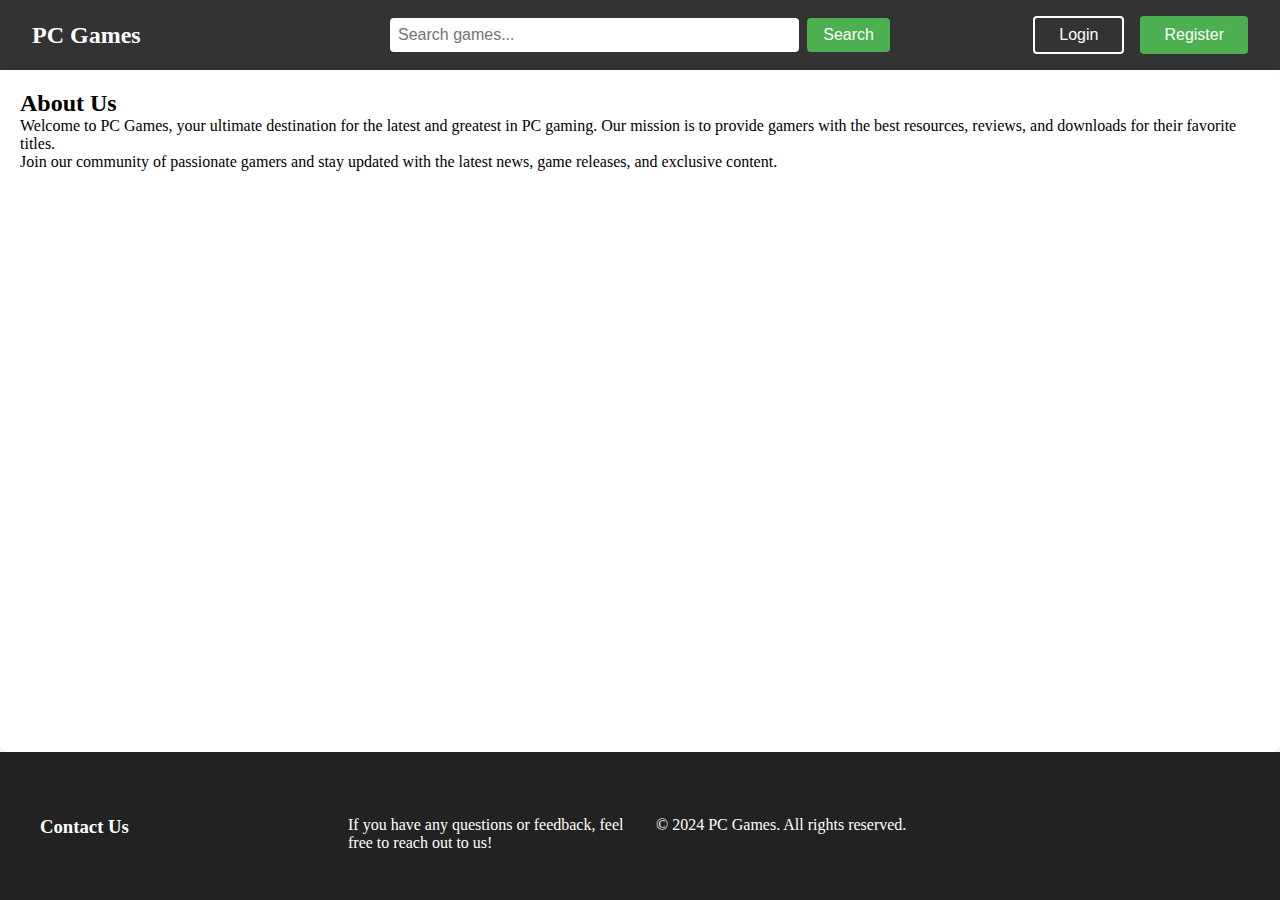
<file: about.html>
<!DOCTYPE html>
<html lang="en">

<head>
    <meta charset="UTF-8">
    <meta name="viewport" content="width=device-width, initial-scale=1.0">
    <title>About Us - PC Games</title>
    <link rel="stylesheet" href="css/style.css">
</head>

<body>
    <nav class="navbar">
        <div class="left-section">
            <div class="logo">
                <h1>PC Games</h1>
            </div>
        </div>
        <div class="center-section">
            <div class="search-container">
                <input type="text" placeholder="Search games...">
                <button type="button" class="search-btn">
                    <i class="fas fa-search"></i>
                    Search
                </button>
            </div>
        </div>
        <div class="right-section">
            <div class="auth-buttons">
                <button class="login-btn">Login</button>
                <button class="register-btn">Register</button>
            </div>
        </div>
    </nav>

    <main class="main-content">
        <h2>About Us</h2>
        <p>Welcome to PC Games, your ultimate destination for the latest and greatest in PC gaming. Our mission is to provide gamers with the best resources, reviews, and downloads for their favorite titles.</p>
        <p>Join our community of passionate gamers and stay updated with the latest news, game releases, and exclusive content.</p>
    </main>

    <footer class="footer">
        <div class="footer-content">
            <h3>Contact Us</h3>
            <p>If you have any questions or feedback, feel free to reach out to us!</p>
            <p>&copy; 2024 PC Games. All rights reserved.</p>
        </div>
    </footer>
</body>

</html>
</file>
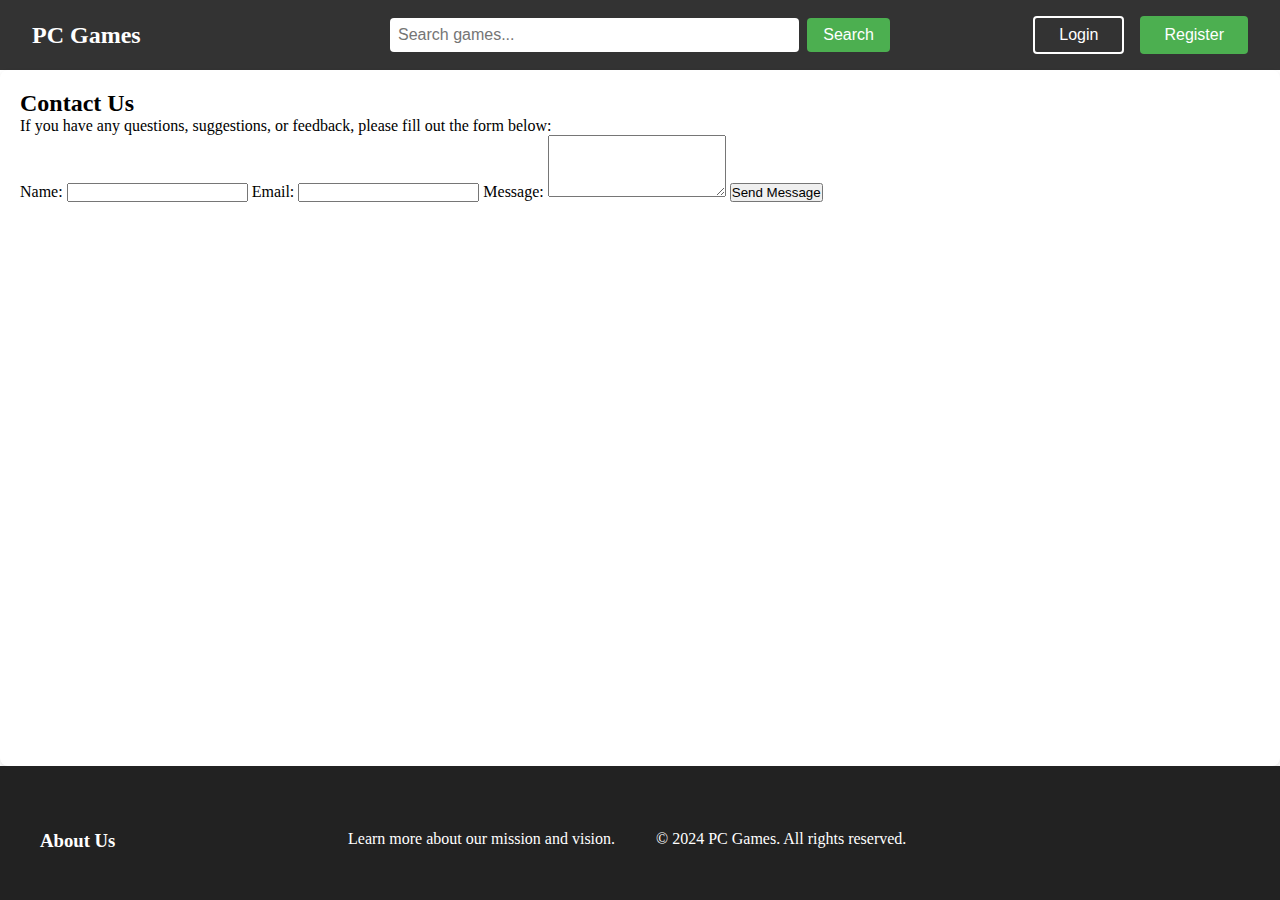
<file: contact.html>
<!DOCTYPE html>
<html lang="en">

<head>
    <meta charset="UTF-8">
    <meta name="viewport" content="width=device-width, initial-scale=1.0">
    <title>Contact Us - PC Games</title>
    <link rel="stylesheet" href="css/style.css">
</head>

<body>
    <nav class="navbar">
        <div class="left-section">
            <div class="logo">
                <h1>PC Games</h1>
            </div>
        </div>
        <div class="center-section">
            <div class="search-container">
                <input type="text" placeholder="Search games...">
                <button type="button" class="search-btn">
                    <i class="fas fa-search"></i>
                    Search
                </button>
            </div>
        </div>
        <div class="right-section">
            <div class="auth-buttons">
                <button class="login-btn">Login</button>
                <button class="register-btn">Register</button>
            </div>
        </div>
    </nav>

    <main class="main-content">
        <h2>Contact Us</h2>
        <p>If you have any questions, suggestions, or feedback, please fill out the form below:</p>
        <form action="#" method="post">
            <label for="name">Name:</label>
            <input type="text" id="name" name="name" required>

            <label for="email">Email:</label>
            <input type="email" id="email" name="email" required>

            <label for="message">Message:</label>
            <textarea id="message" name="message" rows="4" required></textarea>

            <button type="submit">Send Message</button>
        </form>
    </main>

    <footer class="footer">
        <div class="footer-content">
            <h3>About Us</h3>
            <p>Learn more about our mission and vision.</p>
            <p>&copy; 2024 PC Games. All rights reserved.</p>
        </div>
    </footer>
</body>

</html>
</file>
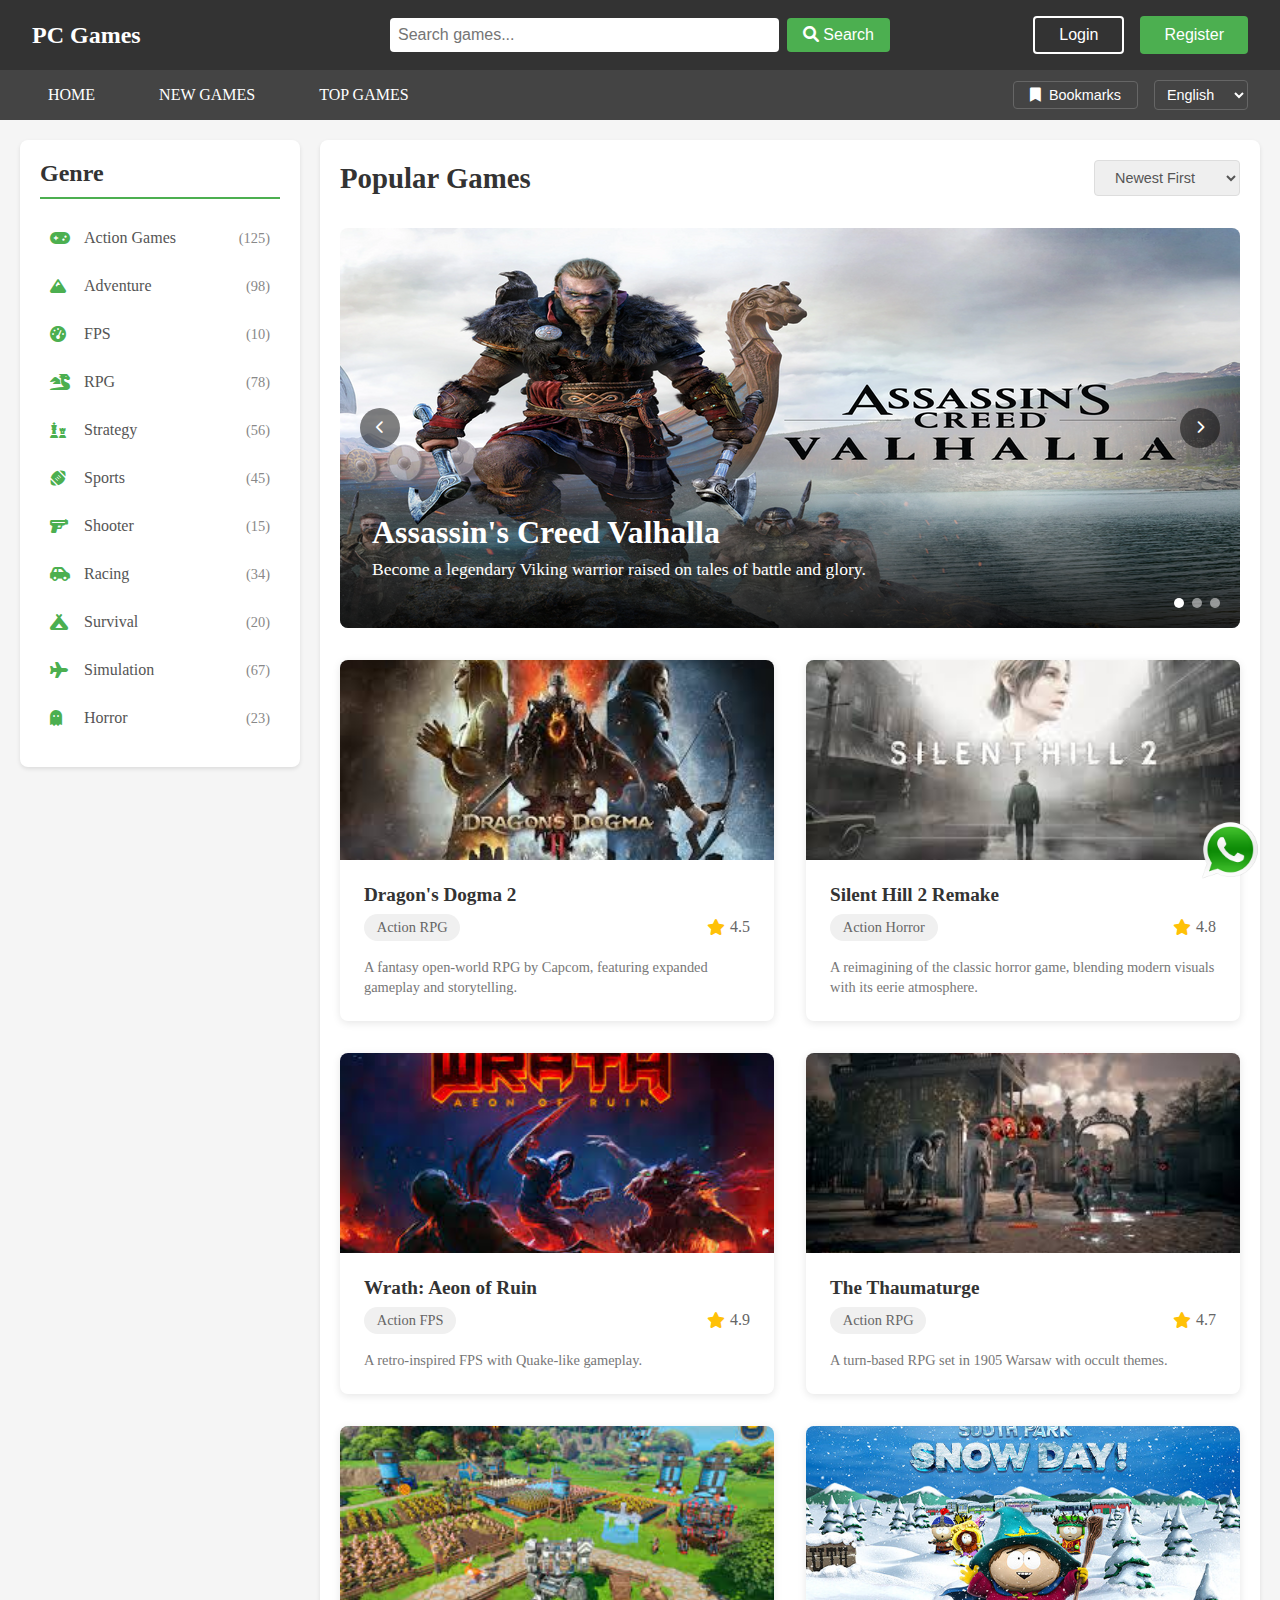
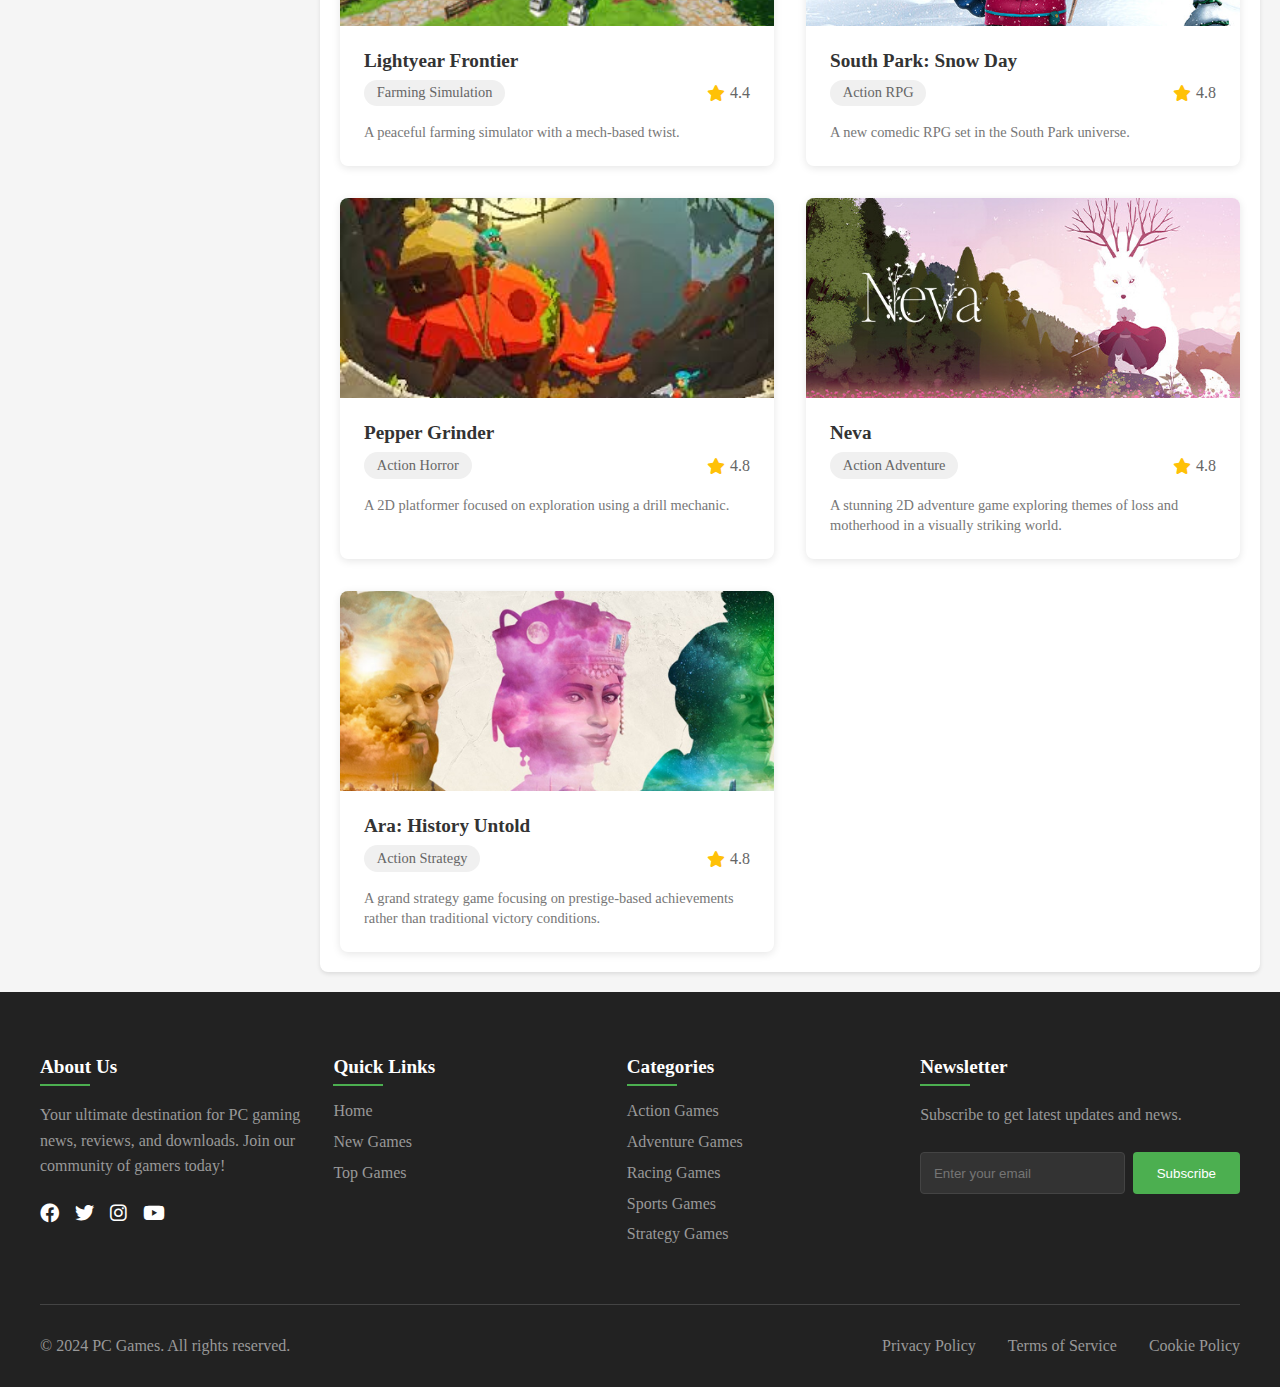
<file: new-game.html>
<!DOCTYPE html>
<html lang="en">

<head>
    <meta charset="UTF-8">
    <meta name="viewport" content="width=device-width, initial-scale=1.0">
    <title>PC Games - Download the Latest Titles</title>
    <meta name="description"
        content="Discover the latest and greatest PC games. Download your favorite titles, explore different genres, and join our gaming community.">
    <meta name="keywords" content="PC games, download games, action games, RPG, adventure games, gaming community">
    <link rel="stylesheet" href="css/style.css">
    <link rel="stylesheet" href="https://cdnjs.cloudflare.com/ajax/libs/font-awesome/6.0.0/css/all.min.css">
    <link rel="shortcut icon" href="images/icon/favicon.ico" type="image/x-icon">
    <link rel="canonical" href="https://pcgames.com.de/">

    <!-- Open Graph Tags -->
    <meta property="og:title" content="PC Games - Download the Latest Titles" />
    <meta property="og:description"
        content="Discover the latest and greatest PC games. Download your favorite titles, explore different genres, and join our gaming community." />
    <meta property="og:image" content="https://pcgames.com.de/images/og-image.png" />
    <meta property="og:url" content="https://pcgames.com.de//" />
    <meta property="og:type" content="video.game" />
    <meta property="og:site_name" content="PC Games" />
    <meta property="og:locale" content="en_US" />

    <script type="application/ld+json">
        {
          "@context": "https://schema.org",
          "@type": "VideoGame",
          "name": "Cyberpunk 2077",
          "image": "https://pcgames.com.de/images/games.jpg",
          "description": "An open-world action-adventure RPG set in the megalopolis of Night City.",
          "genre": "Action RPG",
          "url": "https://pcgames.com.de/cyberpunk-2077",
          "aggregateRating": {
            "@type": "AggregateRating",
            "ratingValue": "4.5",
            "ratingCount": "1000"
          }
        }
        </script>
</head>

<body>
    <nav class="navbar">
        <div class="left-section">
            <div class="logo">
                <h1>PC Games</h1>
            </div>
        </div>
        <div class="center-section">
            <div class="search-container">
                <input type="text" placeholder="Search games...">
                <button type="button" class="search-btn">
                    <i class="fas fa-search"></i>
                    Search
                </button>
            </div>
        </div>
        <div class="right-section">
            <div class="auth-buttons">
                <button class="login-btn">Login</button>
                <button class="register-btn">Register</button>
            </div>
        </div>
    </nav>
    <div class="sub-nav">
        <div class="nav-links">
            <a href="index.html">HOME</a>
            <a href="new-game.html">NEW GAMES</a>
            <a href="top-games.html">TOP GAMES</a>
        </div>
        <div class="right-controls">
            <button class="bookmark-btn" onclick="showBookmarks()">
                <i class="fas fa-bookmark"></i>
                Bookmarks
            </button>
            <div class="language-selector">
                <select id="language">
                    <option value="en">English</option>
                    <option value="es">Español</option>
                    <option value="fr">Français</option>
                    <option value="de">Deutsch</option>
                </select>
            </div>
        </div>
    </div>

    <div class="main-container">
        <aside class="sidebar">
            <div class="genre-section">
                <h2>Genre</h2>
                <ul class="genre-list">
                    <li>
                        <a href="#" onclick="filterGamesByGenre('action')">
                            <i class="fas fa-gamepad"></i>
                            Action Games
                            <span class="game-count">(125)</span>
                        </a>
                    </li>
                    <li>
                        <a href="#" onclick="filterGamesByGenre('adventure')">
                            <i class="fas fa-mountain"></i>
                            Adventure
                            <span class="game-count">(98)</span>
                        </a>
                    </li>
                    <li>
                        <a href="#" onclick="filterGamesByGenre('fps')">
                            <i class="fas fa-tachometer-alt"></i>
                            FPS
                            <span class="game-count">(10)</span>
                        </a>
                    </li>
                    <li>
                        <a href="#" onclick="filterGamesByGenre('rpg')">
                            <i class="fas fa-dragon"></i>
                            RPG
                            <span class="game-count">(78)</span>
                        </a>
                    </li>
                    <li>
                        <a href="#" onclick="filterGamesByGenre('strategy')">
                            <i class="fas fa-chess"></i>
                            Strategy
                            <span class="game-count">(56)</span>
                        </a>
                    </li>
                    <li>
                        <a href="#" onclick="filterGamesByGenre('sports')">
                            <i class="fas fa-football-ball"></i>
                            Sports
                            <span class="game-count">(45)</span>
                        </a>
                    </li>
                    <li>
                        <a href="#" onclick="filterGamesByGenre('shooter')">
                            <i class="fas fa-gun"></i>
                            Shooter
                            <span class="game-count">(15)</span>
                        </a>
                    </li>
                    <li>
                        <a href="#" onclick="filterGamesByGenre('racing')">
                            <i class="fas fa-car-side"></i>
                            Racing
                            <span class="game-count">(34)</span>
                        </a>
                    </li>
                    <li>
                        <a href="#" onclick="filterGamesByGenre('survival')">
                            <i class="fas fa-campground"></i>
                            Survival
                            <span class="game-count">(20)</span>
                        </a>
                    </li>
                    <li>
                        <a href="#" onclick="filterGamesByGenre('simulation')">
                            <i class="fas fa-plane"></i>
                            Simulation
                            <span class="game-count">(67)</span>
                        </a>
                    </li>
                    <li>
                        <a href="#" onclick="filterGamesByGenre('horror')">
                            <i class="fas fa-ghost"></i>
                            Horror
                            <span class="game-count">(23)</span>
                        </a>
                    </li>
                </ul>
            </div>
        </aside>


        <main class="main-content">
            <div class="games-header">
                <h2>Popular Games</h2>
                <div class="games-filter">
                    <select>
                        <option value="newest">Newest First</option>
                        <option value="popular">Most Popular</option>
                        <option value="rating">Highest Rated</option>
                    </select>
                </div>
            </div>

            <div class="slider-container">
                <div class="slider">
                    <div class="slide active">
                        <img src="images/slider.png" alt="Featured Game 1">
                        <div class="slide-content">
                            <h2>Assassin's Creed Valhalla</h2>
                            <p>Become a legendary Viking warrior raised on tales of battle and glory.</p>
                        </div>
                    </div>
                    <div class="slide">
                        <img src="images/slider1.jpg" alt="Featured Game 2">
                        <div class="slide-content">
                            <h2>Call of Duty: Modern Warfare</h2>
                            <p>Experience the ultimate online multiplayer battlefield.</p>
                        </div>
                    </div>
                    <div class="slide">
                        <img src="images/slider2.jpg" alt="Featured Game 3">
                        <div class="slide-content">
                            <h2>FIFA 24</h2>
                            <p>The world's most popular football game returns.</p>
                        </div>
                    </div>
                </div>
                <button class="slider-btn prev">
                    <i class="fas fa-chevron-left"></i>
                </button>
                <button class="slider-btn next">
                    <i class="fas fa-chevron-right"></i>
                </button>
                <div class="slider-dots">
                    <span class="dot active"></span>
                    <span class="dot"></span>
                    <span class="dot"></span>
                </div>
            </div>

            <div class="games-grid">
                <!-- Game Card 14 -->
                <div class="game-card" data-genre="action rpg">
                    <div class="game-image">
                        <img src="images/games13.jpeg" alt="Dragon's Dogma 2">
                        <div class="game-overlay">
                            <div class="game-buttons">
                                <div class="download-options">
                                    <a href="#" class="download-btn" target="_blank">
                                        <i class="fas fa-download"></i>
                                        Direct (67.4 GB)
                                    </a>
                                    <a href="https://fitgirl-repacks.site/dragons-dogma-2/" class="download-btn torrent"
                                        target="_blank">
                                        <i class="fas fa-magnet"></i>
                                        Magnet (38.4 GB)
                                    </a>
                                </div>
                            </div>
                        </div>
                    </div>
                    <div class="game-info">
                        <h3>Dragon's Dogma 2</h3>
                        <div class="game-meta">
                            <span class="game-genre">Action RPG</span>
                            <div class="game-rating">
                                <i class="fas fa-star"></i>
                                <span>4.5</span>
                            </div>
                        </div>
                        <p class="game-description">A fantasy open-world RPG by Capcom, featuring expanded gameplay and
                            storytelling.</p>
                    </div>
                </div>

                <!-- Game Card 15 -->
                <div class="game-card" data-genre="action horror">
                    <div class="game-image">
                        <img src="images/games14.jpeg" alt="Silent Hill 2 Remake">
                        <div class="game-overlay">
                            <div class="game-buttons">
                                <div class="download-options">
                                    <a href="https://www.apunkasoftware.net/vlink/11191637971" class="download-btn"
                                        target="_blank">
                                        <i class="fas fa-download"></i>
                                        Direct (33.2 GB)
                                    </a>
                                    <a href="https://fitgirl-repacks.site/silent-hill-2-remake/"
                                        class="download-btn torrent" target="_blank">
                                        <i class="fas fa-magnet"></i>
                                        Magnet (25.6 GB)
                                    </a>
                                </div>
                            </div>
                        </div>
                    </div>
                    <div class="game-info">
                        <h3>Silent Hill 2 Remake</h3>
                        <div class="game-meta">
                            <span class="game-genre">Action Horror</span>
                            <div class="game-rating">
                                <i class="fas fa-star"></i>
                                <span>4.8</span>
                            </div>
                        </div>
                        <p class="game-description">A reimagining of the classic horror game, blending modern visuals
                            with its eerie atmosphere.</p>
                    </div>
                </div>

                <!-- Game Card 16 -->
                <div class="game-card" data-genre="action fps">
                    <div class="game-image">
                        <img src="images/games15.jpeg" alt="Wrath: Aeon of Ruin">
                        <div class="game-overlay">
                            <div class="game-buttons">
                                <div class="download-options">
                                    <a href="https://www.apunkasoftware.net/vlink/11303024998" class="download-btn"
                                        target="_blank">
                                        <i class="fas fa-download"></i>
                                        Direct (397 MB)
                                    </a>
                                    <a href="https://fitgirl-repacks.site/wrath-aeon-of-ruin/"
                                        class="download-btn torrent" target="_blank">
                                        <i class="fas fa-magnet"></i>
                                        Magnet (915 MB)
                                    </a>
                                </div>
                            </div>
                        </div>
                    </div>
                    <div class="game-info">
                        <h3>Wrath: Aeon of Ruin</h3>
                        <div class="game-meta">
                            <span class="game-genre">Action FPS</span>
                            <div class="game-rating">
                                <i class="fas fa-star"></i>
                                <span>4.9</span>
                            </div>
                        </div>
                        <p class="game-description">A retro-inspired FPS with Quake-like gameplay.</p>
                    </div>
                </div>

                <!-- Game Card 17 -->
                <div class="game-card" data-genre="action rpg">
                    <div class="game-image">
                        <img src="images/games16.jpeg" alt="The Thaumaturge">
                        <div class="game-overlay">
                            <div class="game-buttons">
                                <div class="download-options">
                                    <a href="https://www.apunkasoftware.net/vlink/07235737323" class="download-btn"
                                        target="_blank">
                                        <i class="fas fa-download"></i>
                                        Direct (23.4 GB)
                                    </a>
                                    <a href="https://fitgirl-repacks.site/the-thaumaturge/" class="download-btn torrent"
                                        target="_blank">
                                        <i class="fas fa-magnet"></i>
                                        Magnet (13 GB)
                                    </a>
                                </div>
                            </div>
                        </div>
                    </div>
                    <div class="game-info">
                        <h3>The Thaumaturge</h3>
                        <div class="game-meta">
                            <span class="game-genre">Action RPG</span>
                            <div class="game-rating">
                                <i class="fas fa-star"></i>
                                <span>4.7</span>
                            </div>
                        </div>
                        <p class="game-description">A turn-based RPG set in 1905 Warsaw with occult themes.</p>
                    </div>
                </div>

                <!-- Game Card 18 -->
                <div class="game-card" data-genre="action simulation">
                    <div class="game-image">
                        <img src="images/games17.jpeg" alt="Lightyear Frontier">
                        <div class="game-overlay">
                            <div class="game-buttons">
                                <div class="download-options">
                                    <a href="https://www.apunkasoftware.net/vlink/05191536919" class="download-btn"
                                        target="_blank">
                                        <i class="fas fa-download"></i>
                                        Direct (1.89 GB)
                                    </a>
                                    <a href="https://repack.info/en/267-lightyear-frontier-repack.html"
                                        class="download-btn torrent" target="_blank">
                                        <i class="fas fa-magnet"></i>
                                        Magnet (1.84 GB)
                                    </a>
                                </div>
                            </div>
                        </div>
                    </div>
                    <div class="game-info">
                        <h3>Lightyear Frontier</h3>
                        <div class="game-meta">
                            <span class="game-genre">Farming Simulation</span>
                            <div class="game-rating">
                                <i class="fas fa-star"></i>
                                <span>4.4</span>
                            </div>
                        </div>
                        <p class="game-description">A peaceful farming simulator with a mech-based twist.</p>
                    </div>
                </div>

                <!-- Game Card 19 -->
                <div class="game-card" data-genre="action rpg">
                    <div class="game-image">
                        <img src="images/games18.jpg" alt="South Park: Snow Day">
                        <div class="game-overlay">
                            <div class="game-buttons">
                                <div class="download-options">
                                    <a href="https://freegogpcgames.com/29500/7-south-park-snow-day/"
                                        class="download-btn" target="_blank">
                                        <i class="fas fa-download"></i>
                                        Direct (27.3 GB)
                                    </a>
                                    <a href="https://fitgirl-repacks.site/south-park-snow-day/"
                                        class="download-btn torrent" target="_blank">
                                        <i class="fas fa-magnet"></i>
                                        Magnet (16.5 GB)
                                    </a>
                                </div>
                            </div>
                        </div>
                    </div>
                    <div class="game-info">
                        <h3>South Park: Snow Day</h3>
                        <div class="game-meta">
                            <span class="game-genre">Action RPG</span>
                            <div class="game-rating">
                                <i class="fas fa-star"></i>
                                <span>4.8</span>
                            </div>
                        </div>
                        <p class="game-description">A new comedic RPG set in the South Park universe.</p>
                    </div>
                </div>

                <!-- Game Card 20 -->
                <div class="game-card" data-genre="action horror">
                    <div class="game-image">
                        <img src="images/games19.jpeg" alt="Pepper Grinde">
                        <div class="game-overlay">
                            <div class="game-buttons">
                                <div class="download-options">
                                    <a href="https://www.apunkasoftware.net/vlink/07015037190" class="download-btn"
                                        target="_blank">
                                        <i class="fas fa-download"></i>
                                        Direct (1.22 GB)
                                    </a>
                                    <a href="https://fitgirl-repacks.site/pepper-grinder/" class="download-btn torrent"
                                        target="_blank">
                                        <i class="fas fa-magnet"></i>
                                        Magnet (352 MB)
                                    </a>
                                </div>
                            </div>
                        </div>
                    </div>
                    <div class="game-info">
                        <h3>Pepper Grinder</h3>
                        <div class="game-meta">
                            <span class="game-genre">Action Horror</span>
                            <div class="game-rating">
                                <i class="fas fa-star"></i>
                                <span>4.8</span>
                            </div>
                        </div>
                        <p class="game-description">A 2D platformer focused on exploration using a drill mechanic.</p>
                    </div>
                </div>

                <!-- Game Card 21 -->
                <div class="game-card" data-genre="action adventure">
                    <div class="game-image">
                        <img src="images/games20.jpg" alt="Neva">
                        <div class="game-overlay">
                            <div class="game-buttons">
                                <div class="download-options">
                                    <a href="https://gamdie.com/neva/" class="download-btn" target="_blank">
                                        <i class="fas fa-download"></i>
                                        Direct (6.52 GB)
                                    </a>
                                    <a href="https://fitgirl-repacks.site/neva/" class="download-btn torrent"
                                        target="_blank">
                                        <i class="fas fa-magnet"></i>
                                        Magnet (5.3 GB)
                                    </a>
                                </div>
                            </div>
                        </div>
                    </div>
                    <div class="game-info">
                        <h3>Neva </h3>
                        <div class="game-meta">
                            <span class="game-genre">Action Adventure</span>
                            <div class="game-rating">
                                <i class="fas fa-star"></i>
                                <span>4.8</span>
                            </div>
                        </div>
                        <p class="game-description">A stunning 2D adventure game exploring themes of loss and motherhood
                            in a visually striking world.</p>
                    </div>
                </div>

                <!-- Game Card 22 -->
                <div class="game-card" data-genre="action strategy">
                    <div class="game-image">
                        <img src="images/games21.jpg" alt="Ara: History Untold">
                        <div class="game-overlay">
                            <div class="game-buttons">
                                <div class="download-options">
                                    <a href="https://www.freegamesdl.net/ara-history-untold-pc-free-downloads/"
                                        class="download-btn" target="_blank">
                                        <i class="fas fa-download"></i>
                                        Direct (5.21 GB)
                                    </a>
                                    <a href="https://fitgirl-repacks.site/ara-history-untold/"
                                        class="download-btn torrent" target="_blank">
                                        <i class="fas fa-magnet"></i>
                                        Magnet (14.45 GB)
                                    </a>
                                </div>
                            </div>
                        </div>
                    </div>
                    <div class="game-info">
                        <h3>Ara: History Untold </h3>
                        <div class="game-meta">
                            <span class="game-genre">Action Strategy</span>
                            <div class="game-rating">
                                <i class="fas fa-star"></i>
                                <span>4.8</span>
                            </div>
                        </div>
                        <p class="game-description">A grand strategy game focusing on prestige-based achievements rather
                            than traditional victory conditions.</p>
                    </div>
                </div>

                <!-- Game Card 10 -->
                <!-- <div class="game-card" data-genre="action horror">
                    <div class="game-image">
                        <img src="images/games10.jpeg" alt="Resident Evil 7">
                        <div class="game-overlay">
                            <div class="game-buttons">
                                <div class="download-options">
                                    <a href="https://www.apunkasoftware.net/vlink/06121316727" class="download-btn"
                                        target="_blank">
                                        <i class="fas fa-download"></i>
                                        Direct (20.4 GB)
                                    </a>
                                    <a href="https://fitgirl-repacks.site/resident-evil-7-biohazard/"
                                        class="download-btn torrent" target="_blank">
                                        <i class="fas fa-magnet"></i>
                                        Magnet (21.1 GB)
                                    </a>
                                </div>
                            </div>
                        </div>
                    </div>
                    <div class="game-info">
                        <h3>Resident Evil 7 Biohazard</h3>
                        <div class="game-meta">
                            <span class="game-genre">Action Horror</span>
                            <div class="game-rating">
                                <i class="fas fa-star"></i>
                                <span>4.8</span>
                            </div>
                        </div>
                        <p class="game-description">Survive the zombie apocalypse in this stunning remake of the
                            survival horror classic.</p>
                    </div>
                </div> -->

                <!-- Game Card 11 -->
                <!-- <div class="game-card" data-genre="action horror">
                    <div class="game-image">
                        <img src="images/games11.jpeg" alt="Resident Evil 8">
                        <div class="game-overlay">
                            <div class="game-buttons">
                                <div class="download-options">
                                    <a href="https://www.apunkasoftware.net/vlink/09103232365" class="download-btn"
                                        target="_blank">
                                        <i class="fas fa-download"></i>
                                        Direct (26.5 GB)
                                    </a>
                                    <a href="https://fitgirl-repacks.site/resident-evil-village/"
                                        class="download-btn torrent" target="_blank">
                                        <i class="fas fa-magnet"></i>
                                        Magnet (19.5 GB)
                                    </a>
                                </div>
                            </div>
                        </div>
                    </div>
                    <div class="game-info">
                        <h3>Resident Evil 8 Village </h3>
                        <div class="game-meta">
                            <span class="game-genre">Action Horror</span>
                            <div class="game-rating">
                                <i class="fas fa-star"></i>
                                <span>4.8</span>
                            </div>
                        </div>
                        <p class="game-description">Survive the zombie apocalypse in this stunning remake of the
                            survival horror classic.</p>
                    </div>
                </div> -->


                <!-- Game Card 12 -->
                <!-- <div class="game-card" data-genre="action shooter">
                    <div class="game-image">
                        <img src="images/games5.jpg" alt="Sniper Elite 4">
                        <div class="game-overlay">
                            <div class="game-buttons">
                                <div class="download-options">
                                    <a href="https://ipcgames.com/wait-for-game-download/" class="download-btn"
                                        target="_blank">
                                        <i class="fas fa-download"></i>
                                        Direct (85.4 GB)
                                    </a>
                                    <a href="https://fitgirl-repacks.site/sniper-elite-4-deluxe-edition/"
                                        class="download-btn torrent" target="_blank">
                                        <i class="fas fa-magnet"></i>
                                        Magnet (85.4 GB)
                                    </a>
                                </div>
                            </div>
                        </div>
                    </div>
                    <div class="game-info">
                        <h3>Sniper Elite 4</h3>
                        <div class="game-meta">
                            <span class="game-genre">Action Shooter</span>
                            <div class="game-rating">
                                <i class="fas fa-star"></i>
                                <span>4.6</span>
                            </div>
                        </div>
                        <p class="game-description">Experience tactical third-person combat in this award-winning
                            stealth shooter.</p>
                    </div>
                </div> -->

                <!-- Game Card 13 -->
                <!-- <div class="game-card" data-genre="action shooter">
                    <div class="game-image">
                        <img src="images/games12.jpg" alt="Sniper Elite 5">
                        <div class="game-overlay">
                            <div class="game-buttons">
                                <div class="download-options">
                                    <a href="#" class="download-btn"
                                        target="_blank">
                                        <i class="fas fa-download"></i>
                                        Direct (85.4 GB)
                                    </a>
                                    <a href="#"
                                        class="download-btn torrent" target="_blank">
                                        <i class="fas fa-magnet"></i>
                                        Magnet (85.4 GB)
                                    </a>
                                </div>
                            </div>
                        </div>
                    </div>
                    <div class="game-info">
                        <h3>Sniper Elite 5 Comming Soon!</h3>
                        <div class="game-meta">
                            <span class="game-genre">Action Shooter</span>
                            <div class="game-rating">
                                <i class="fas fa-star"></i>
                                <span>4.9</span>
                            </div>
                        </div>
                        <p class="game-description">Experience tactical third-person combat in this award-winning
                            stealth shooter.</p>
                    </div>
                </div> -->
            </div>
        </main>
    </div>

    <footer class="footer">
        <a href="https://api.whatsapp.com/send?phone=918392877813">
            <img src="images/whatsapp2.png" alt="WhatsApp Icon" class="whatsapp-icon">
        </a>
        <div class="footer-content">

            <div class="footer-section">
                <h3>About Us</h3>
                <p>Your ultimate destination for PC gaming news, reviews, and downloads. Join our community of gamers
                    today!</p>
                <div class="social-links">
                    <a href="#"><i class="fab fa-facebook"></i></a>
                    <a href="#"><i class="fab fa-twitter"></i></a>
                    <a href="#"><i class="fab fa-instagram"></i></a>
                    <a href="#"><i class="fab fa-youtube"></i></a>
                </div>
            </div>

            <div class="footer-section">
                <h3>Quick Links</h3>
                <ul>
                    <li><a href="index.html">Home</a></li>
                    <li><a href="new-game.html">New Games</a></li>
                    <li><a href="top-games.html">Top Games</a></li>
                    <!-- <li><a href="#">About Us</a></li>
                    <li><a href="#">Contact Us</a></li> -->
                </ul>
            </div>

            <div class="footer-section">
                <h3>Categories</h3>
                <ul>
                    <li><a href="#">Action Games</a></li>
                    <li><a href="#">Adventure Games</a></li>
                    <li><a href="#">Racing Games</a></li>
                    <li><a href="#">Sports Games</a></li>
                    <li><a href="#">Strategy Games</a></li>
                </ul>
            </div>

            <div class="footer-section">
                <h3>Newsletter</h3>
                <p>Subscribe to get latest updates and news.</p>
                <div class="newsletter-form">
                    <input type="email" placeholder="Enter your email">
                    <button type="submit">Subscribe</button>
                </div>
            </div>
        </div>

        <div class="footer-bottom">
            <p>&copy; 2024 PC Games. All rights reserved.</p>
            <div class="footer-bottom-links">
                <a href="#">Privacy Policy</a>
                <a href="#">Terms of Service</a>
                <a href="#">Cookie Policy</a>
            </div>
        </div>
    </footer>
    <script src="js/ashu.js"></script>
    <script src="js/script.js"></script>
</body>

</html>
</file>
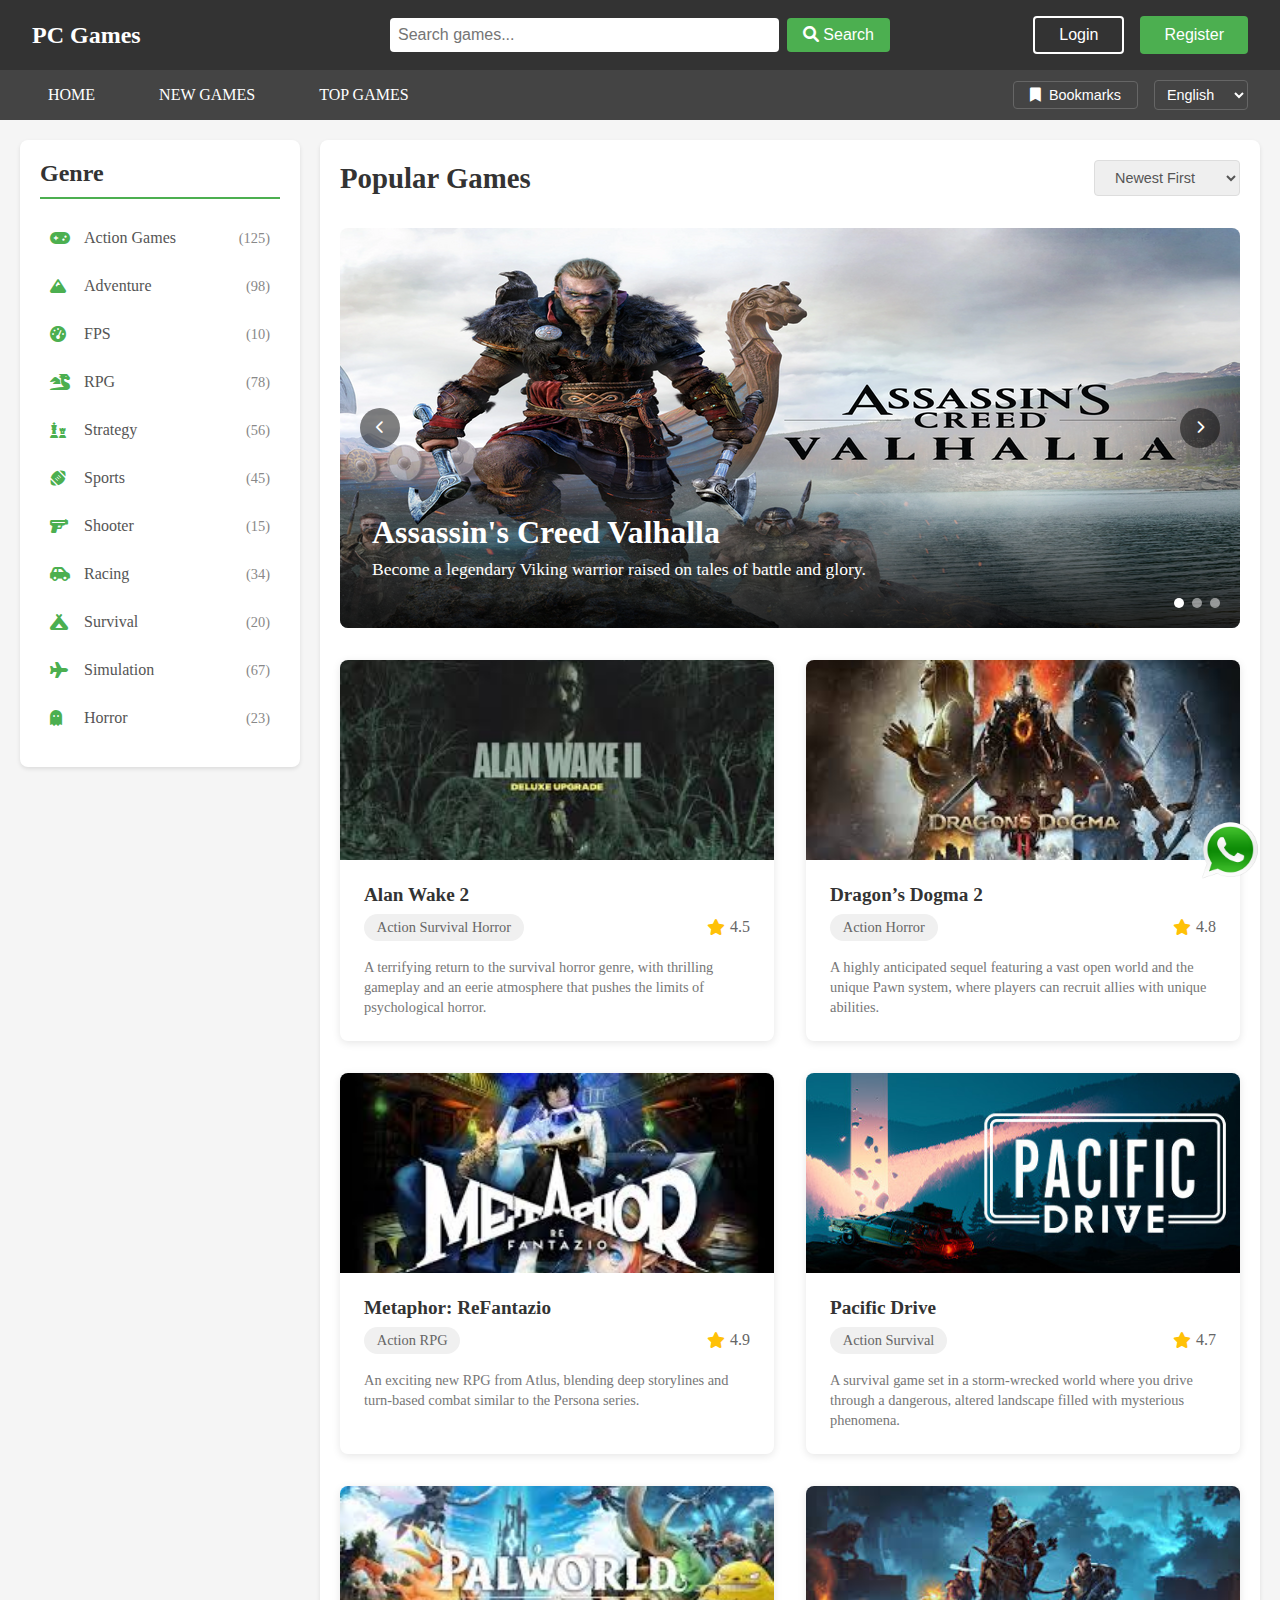
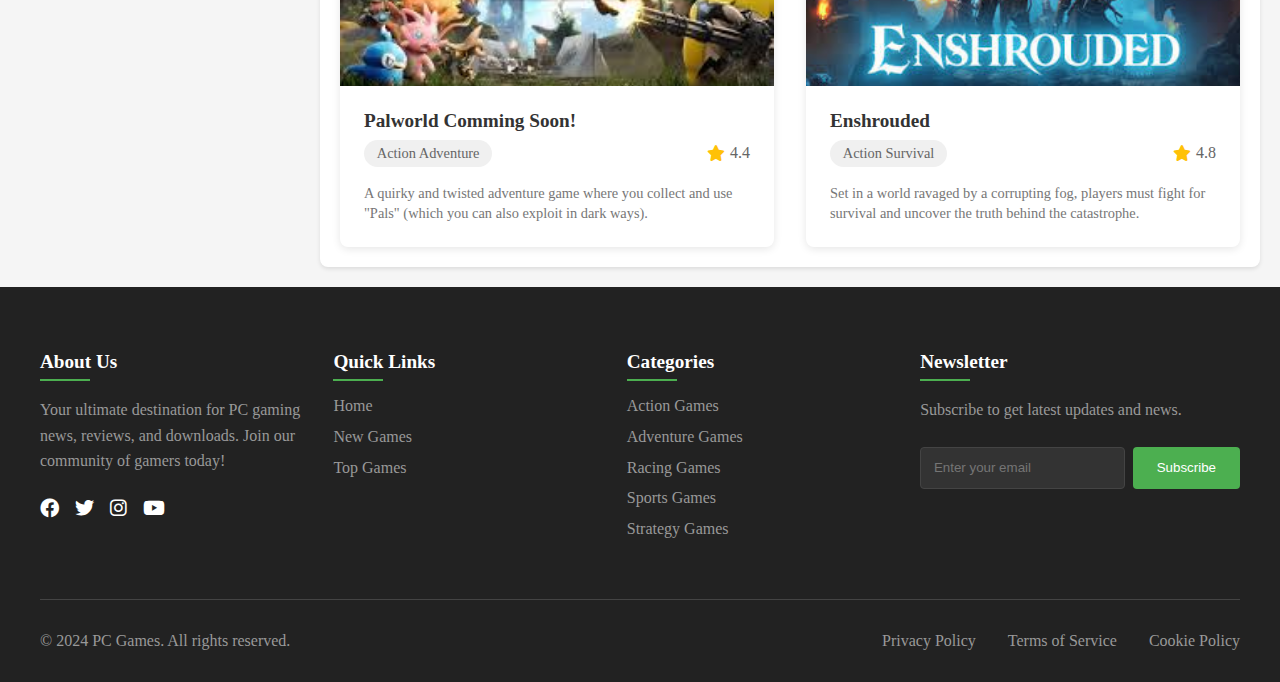
<file: top-games.html>
<!DOCTYPE html>
<html lang="en">

<head>
    <meta charset="UTF-8">
    <meta name="viewport" content="width=device-width, initial-scale=1.0">
    <title>PC Games - Download the Latest Titles</title>
    <meta name="description"
        content="Discover the latest and greatest PC games. Download your favorite titles, explore different genres, and join our gaming community.">
    <meta name="keywords" content="PC games, download games, action games, RPG, adventure games, gaming community">
    <link rel="stylesheet" href="css/style.css">
    <link rel="stylesheet" href="https://cdnjs.cloudflare.com/ajax/libs/font-awesome/6.0.0/css/all.min.css">
    <link rel="shortcut icon" href="images/icon/favicon.ico" type="image/x-icon">
    <link rel="canonical" href="https://pcgames.com.de/">

    <!-- Open Graph Tags -->
    <meta property="og:title" content="PC Games - Download the Latest Titles" />
    <meta property="og:description"
        content="Discover the latest and greatest PC games. Download your favorite titles, explore different genres, and join our gaming community." />
    <meta property="og:image" content="https://pcgames.com.de/images/og-image.png" />
    <meta property="og:url" content="https://pcgames.com.de//" />
    <meta property="og:type" content="video.game" />
    <meta property="og:site_name" content="PC Games" />
    <meta property="og:locale" content="en_US" />

    <script type="application/ld+json">
        {
          "@context": "https://schema.org",
          "@type": "VideoGame",
          "name": "Cyberpunk 2077",
          "image": "https://pcgames.com.de/images/games.jpg",
          "description": "An open-world action-adventure RPG set in the megalopolis of Night City.",
          "genre": "Action RPG",
          "url": "https://pcgames.com.de/cyberpunk-2077",
          "aggregateRating": {
            "@type": "AggregateRating",
            "ratingValue": "4.5",
            "ratingCount": "1000"
          }
        }
        </script>
</head>

<body>
    <nav class="navbar">
        <div class="left-section">
            <div class="logo">
                <h1>PC Games</h1>
            </div>
        </div>
        <div class="center-section">
            <div class="search-container">
                <input type="text" placeholder="Search games...">
                <button type="button" class="search-btn">
                    <i class="fas fa-search"></i>
                    Search
                </button>
            </div>
        </div>
        <div class="right-section">
            <div class="auth-buttons">
                <button class="login-btn">Login</button>
                <button class="register-btn">Register</button>
            </div>
        </div>
    </nav>
    <div class="sub-nav">
        <div class="nav-links">
            <a href="index.html">HOME</a>
            <a href="new-game.html">NEW GAMES</a>
            <a href="top-games.html">TOP GAMES</a>
        </div>
        <div class="right-controls">
            <button class="bookmark-btn" onclick="showBookmarks()">
                <i class="fas fa-bookmark"></i>
                Bookmarks
            </button>
            <div class="language-selector">
                <select id="language">
                    <option value="en">English</option>
                    <option value="es">Español</option>
                    <option value="fr">Français</option>
                    <option value="de">Deutsch</option>
                </select>
            </div>
        </div>
    </div>

    <div class="main-container">
        <aside class="sidebar">
            <div class="genre-section">
                <h2>Genre</h2>
                <ul class="genre-list">
                    <li>
                        <a href="#" onclick="filterGamesByGenre('action')">
                            <i class="fas fa-gamepad"></i>
                            Action Games
                            <span class="game-count">(125)</span>
                        </a>
                    </li>
                    <li>
                        <a href="#" onclick="filterGamesByGenre('adventure')">
                            <i class="fas fa-mountain"></i>
                            Adventure
                            <span class="game-count">(98)</span>
                        </a>
                    </li>
                    <li>
                        <a href="#" onclick="filterGamesByGenre('fps')">
                            <i class="fas fa-tachometer-alt"></i>
                            FPS
                            <span class="game-count">(10)</span>
                        </a>
                    </li>
                    <li>
                        <a href="#" onclick="filterGamesByGenre('rpg')">
                            <i class="fas fa-dragon"></i>
                            RPG
                            <span class="game-count">(78)</span>
                        </a>
                    </li>
                    <li>
                        <a href="#" onclick="filterGamesByGenre('strategy')">
                            <i class="fas fa-chess"></i>
                            Strategy
                            <span class="game-count">(56)</span>
                        </a>
                    </li>
                    <li>
                        <a href="#" onclick="filterGamesByGenre('sports')">
                            <i class="fas fa-football-ball"></i>
                            Sports
                            <span class="game-count">(45)</span>
                        </a>
                    </li>
                    <li>
                        <a href="#" onclick="filterGamesByGenre('shooter')">
                            <i class="fas fa-gun"></i>
                            Shooter
                            <span class="game-count">(15)</span>
                        </a>
                    </li>
                    <li>
                        <a href="#" onclick="filterGamesByGenre('racing')">
                            <i class="fas fa-car-side"></i>
                            Racing
                            <span class="game-count">(34)</span>
                        </a>
                    </li>
                    <li>
                        <a href="#" onclick="filterGamesByGenre('survival')">
                            <i class="fas fa-campground"></i>
                            Survival
                            <span class="game-count">(20)</span>
                        </a>
                    </li>
                    <li>
                        <a href="#" onclick="filterGamesByGenre('simulation')">
                            <i class="fas fa-plane"></i>
                            Simulation
                            <span class="game-count">(67)</span>
                        </a>
                    </li>
                    <li>
                        <a href="#" onclick="filterGamesByGenre('horror')">
                            <i class="fas fa-ghost"></i>
                            Horror
                            <span class="game-count">(23)</span>
                        </a>
                    </li>
                </ul>
            </div>
        </aside>


        <main class="main-content">
            <div class="games-header">
                <h2>Popular Games</h2>
                <div class="games-filter">
                    <select>
                        <option value="newest">Newest First</option>
                        <option value="popular">Most Popular</option>
                        <option value="rating">Highest Rated</option>
                    </select>
                </div>
            </div>

            <div class="slider-container">
                <div class="slider">
                    <div class="slide active">
                        <img src="images/slider.png" alt="Featured Game 1">
                        <div class="slide-content">
                            <h2>Assassin's Creed Valhalla</h2>
                            <p>Become a legendary Viking warrior raised on tales of battle and glory.</p>
                        </div>
                    </div>
                    <div class="slide">
                        <img src="images/slider1.jpg" alt="Featured Game 2">
                        <div class="slide-content">
                            <h2>Call of Duty: Modern Warfare</h2>
                            <p>Experience the ultimate online multiplayer battlefield.</p>
                        </div>
                    </div>
                    <div class="slide">
                        <img src="images/slider2.jpg" alt="Featured Game 3">
                        <div class="slide-content">
                            <h2>FIFA 24</h2>
                            <p>The world's most popular football game returns.</p>
                        </div>
                    </div>
                </div>
                <button class="slider-btn prev">
                    <i class="fas fa-chevron-left"></i>
                </button>
                <button class="slider-btn next">
                    <i class="fas fa-chevron-right"></i>
                </button>
                <div class="slider-dots">
                    <span class="dot active"></span>
                    <span class="dot"></span>
                    <span class="dot"></span>
                </div>
            </div>

            <div class="games-grid">
                <!-- Game Card 23 -->
                <div class="game-card" data-genre="action survival horror">
                    <div class="game-image">
                        <img src="images/games22.jpeg" alt="Alan Wake 2">
                        <div class="game-overlay">
                            <div class="game-buttons">
                                <div class="download-options">
                                    <a href="https://www.apunkasoftware.net/vlink/11171729770" class="download-btn"
                                        target="_blank">
                                        <i class="fas fa-download"></i>
                                        Direct (74.5 GB)
                                    </a>
                                    <a href="magnet:?xt=urn:btih:F8C65A805CD8098A28190586AD4ACF0329144788&amp;dn=Alan+Wake+2%3A+Deluxe+Edition+%28v1.2.2+%2B+4+DLCs+%2B+Bonus+Soundtrack%2C+MULTi14%29+%5BFitGirl+Repack%2C+Selective+Download+-+from+74.5+GB%5D&amp;tr=udp%3A%2F%2Fopentor.net%3A6969&amp;tr=udp%3A%2F%2Ftracker.torrent.eu.org%3A451%2Fannounce&amp;tr=udp%3A%2F%2Ftracker.theoks.net%3A6969%2Fannounce&amp;tr=udp%3A%2F%2Ftracker.ccp.ovh%3A6969%2Fannounce&amp;tr=udp%3A%2F%2Ftracker.opentrackr.org%3A1337%2Fannounce&amp;tr=http%3A%2F%2Ftracker.opentrackr.org%3A1337%2Fannounce&amp;tr=udp%3A%2F%2Fopen.stealth.si%3A80%2Fannounce&amp;tr=https%3A%2F%2Ftracker.tamersunion.org%3A443%2Fannounce&amp;tr=udp%3A%2F%2Fexplodie.org%3A6969%2Fannounce&amp;tr=http%3A%2F%2Ftracker.bt4g.com%3A2095%2Fannounce&amp;tr=udp%3A%2F%2Fbt2.archive.org%3A6969%2Fannounce&amp;tr=udp%3A%2F%2Fbt1.archive.org%3A6969%2Fannounce&amp;tr=udp%3A%2F%2Ftracker.filemail.com%3A6969%2Fannounce&amp;tr=udp%3A%2F%2Ftracker1.bt.moack.co.kr%3A80%2Fannounce&amp;tr=udp%3A%2F%2Ftracker.opentrackr.org%3A1337%2Fannounce&amp;tr=http%3A%2F%2Ftracker.openbittorrent.com%3A80%2Fannounce&amp;tr=udp%3A%2F%2Fopentracker.i2p.rocks%3A6969%2Fannounce&amp;tr=udp%3A%2F%2Ftracker.internetwarriors.net%3A1337%2Fannounce&amp;tr=udp%3A%2F%2Ftracker.leechers-paradise.org%3A6969%2Fannounce&amp;tr=udp%3A%2F%2Fcoppersurfer.tk%3A6969%2Fannounce&amp;tr=udp%3A%2F%2Ftracker.zer0day.to%3A1337%2Fannounce"
                                        class="download-btn torrent" target="_blank">
                                        <i class="fas fa-magnet"></i>
                                        Magnet (38.4 GB)
                                    </a>
                                </div>
                            </div>
                        </div>
                    </div>
                    <div class="game-info">
                        <h3>Alan Wake 2 </h3>
                        <div class="game-meta">
                            <span class="game-genre">Action Survival Horror</span>
                            <div class="game-rating">
                                <i class="fas fa-star"></i>
                                <span>4.5</span>
                            </div>
                        </div>
                        <p class="game-description">A terrifying return to the survival horror genre, with thrilling
                            gameplay and an eerie atmosphere that pushes the limits of psychological horror.</p>
                    </div>
                </div>

                <!-- Game Card 24 -->
                <div class="game-card" data-genre="action horror">
                    <div class="game-image">
                        <img src="images/games13.jpeg" alt="Dragon’s Dogma 2">
                        <div class="game-overlay">
                            <div class="game-buttons">
                                <div class="download-options">
                                    <a href="#" class="download-btn" target="_blank">
                                        <i class="fas fa-download"></i>
                                        Direct (33.2 GB)
                                    </a>
                                    <a href="https://fitgirl-repacks.site/dragons-dogma-2/" class="download-btn torrent"
                                        target="_blank">
                                        <i class="fas fa-magnet"></i>
                                        Magnet (25.6 GB)
                                    </a>
                                </div>
                            </div>
                        </div>
                    </div>
                    <div class="game-info">
                        <h3>Dragon’s Dogma 2 </h3>
                        <div class="game-meta">
                            <span class="game-genre">Action Horror</span>
                            <div class="game-rating">
                                <i class="fas fa-star"></i>
                                <span>4.8</span>
                            </div>
                        </div>
                        <p class="game-description"> A highly anticipated sequel featuring a vast open world and the
                            unique Pawn system, where players can recruit allies with unique abilities​.</p>
                    </div>
                </div>

                <!-- Game Card 25 -->
                <div class="game-card" data-genre="action rpg">
                    <div class="game-image">
                        <img src="images/games23.jpeg" alt="Metaphor: ReFantazio">
                        <div class="game-overlay">
                            <div class="game-buttons">
                                <div class="download-options">
                                    <a href="#" class="download-btn" target="_blank">
                                        <i class="fas fa-download"></i>
                                        Direct (397 MB)
                                    </a>
                                    <a href="https://fitgirl-repacks.site/metaphor-refantazio/"
                                        class="download-btn torrent" target="_blank">
                                        <i class="fas fa-magnet"></i>
                                        Magnet (21.4 GB)
                                    </a>
                                </div>
                            </div>
                        </div>
                    </div>
                    <div class="game-info">
                        <h3>Metaphor: ReFantazio </h3>
                        <div class="game-meta">
                            <span class="game-genre">Action RPG</span>
                            <div class="game-rating">
                                <i class="fas fa-star"></i>
                                <span>4.9</span>
                            </div>
                        </div>
                        <p class="game-description">An exciting new RPG from Atlus, blending deep storylines and
                            turn-based combat similar to the Persona series.</p>
                    </div>
                </div>

                <!-- Game Card 26 -->
                <div class="game-card" data-genre="action survival">
                    <div class="game-image">
                        <img src="images/games24.jpg" alt="Pacific Drive">
                        <div class="game-overlay">
                            <div class="game-buttons">
                                <div class="download-options">
                                    <a href="https://www.apunkasoftware.net/vlink/030813365013" class="download-btn"
                                        target="_blank">
                                        <i class="fas fa-download"></i>
                                        Direct (17 GB)
                                    </a>
                                    <a href="https://fitgirl-repacks.site/pacific-drive/" class="download-btn torrent"
                                        target="_blank">
                                        <i class="fas fa-magnet"></i>
                                        Magnet (9.5 GB)
                                    </a>
                                </div>
                            </div>
                        </div>
                    </div>
                    <div class="game-info">
                        <h3>Pacific Drive </h3>
                        <div class="game-meta">
                            <span class="game-genre">Action Survival</span>
                            <div class="game-rating">
                                <i class="fas fa-star"></i>
                                <span>4.7</span>
                            </div>
                        </div>
                        <p class="game-description">A survival game set in a storm-wrecked world where you drive through
                            a dangerous, altered landscape filled with mysterious phenomena​.</p>
                    </div>
                </div>

                <!-- Game Card 27 -->
                <div class="game-card" data-genre="action adventure">
                    <div class="game-image">
                        <img src="images/games25.jpeg" alt="Palworld">
                        <div class="game-overlay">
                            <div class="game-buttons">
                                <div class="download-options">
                                    <a href="#" class="download-btn" target="_blank">
                                        <i class="fas fa-download"></i>
                                        Direct (1.89 GB)
                                    </a>
                                    <a href="#" class="download-btn torrent" target="_blank">
                                        <i class="fas fa-magnet"></i>
                                        Magnet (1.84 GB)
                                    </a>
                                </div>
                            </div>
                        </div>
                    </div>
                    <div class="game-info">
                        <h3>Palworld Comming Soon! </h3>
                        <div class="game-meta">
                            <span class="game-genre">Action Adventure</span>
                            <div class="game-rating">
                                <i class="fas fa-star"></i>
                                <span>4.4</span>
                            </div>
                        </div>
                        <p class="game-description">A quirky and twisted adventure game where you collect and use "Pals"
                            (which you can also exploit in dark ways)​.</p>
                    </div>
                </div>

                <!-- Game Card 28 -->
                <div class="game-card" data-genre="action survival">
                    <div class="game-image">
                        <img src="images/games26.jpeg" alt="Enshrouded">
                        <div class="game-overlay">
                            <div class="game-buttons">
                                <div class="download-options">
                                    <a href="https://www.apunkasoftware.net/vlink/11190238024" class="download-btn"
                                        target="_blank">
                                        <i class="fas fa-download"></i>
                                        Direct (15.8 GB)
                                    </a>
                                    <a href="https://fitgirl-repacks.site/south-park-snow-day/"
                                        class="download-btn torrent" target="_blank">
                                        <i class="fas fa-magnet"></i>
                                        Magnet (10.5 GB)
                                    </a>
                                </div>
                            </div>
                        </div>
                    </div>
                    <div class="game-info">
                        <h3>Enshrouded </h3>
                        <div class="game-meta">
                            <span class="game-genre">Action Survival</span>
                            <div class="game-rating">
                                <i class="fas fa-star"></i>
                                <span>4.8</span>
                            </div>
                        </div>
                        <p class="game-description">Set in a world ravaged by a corrupting fog, players must fight for
                            survival and uncover the truth behind the catastrophe.</p>
                    </div>
                </div>

                <!-- Game Card 29 -->
                <!-- <div class="game-card" data-genre="action horror">
                    <div class="game-image">
                        <img src="images/games19.jpeg" alt="Pepper Grinde">
                        <div class="game-overlay">
                            <div class="game-buttons">
                                <div class="download-options">
                                    <a href="https://www.apunkasoftware.net/vlink/07015037190" class="download-btn"
                                        target="_blank">
                                        <i class="fas fa-download"></i>
                                        Direct (1.22 GB)
                                    </a>
                                    <a href="https://fitgirl-repacks.site/pepper-grinder/" class="download-btn torrent"
                                        target="_blank">
                                        <i class="fas fa-magnet"></i>
                                        Magnet (352 MB)
                                    </a>
                                </div>
                            </div>
                        </div>
                    </div>
                    <div class="game-info">
                        <h3>Pepper Grinder</h3>
                        <div class="game-meta">
                            <span class="game-genre">Action Horror</span>
                            <div class="game-rating">
                                <i class="fas fa-star"></i>
                                <span>4.8</span>
                            </div>
                        </div>
                        <p class="game-description">A 2D platformer focused on exploration using a drill mechanic.</p>
                    </div>
                </div> -->

                <!-- Game Card 30 -->
                <!-- <div class="game-card" data-genre="action adventure">
                    <div class="game-image">
                        <img src="images/games20.jpg" alt="Neva">
                        <div class="game-overlay">
                            <div class="game-buttons">
                                <div class="download-options">
                                    <a href="https://gamdie.com/neva/" class="download-btn" target="_blank">
                                        <i class="fas fa-download"></i>
                                        Direct (6.52 GB)
                                    </a>
                                    <a href="https://fitgirl-repacks.site/neva/" class="download-btn torrent"
                                        target="_blank">
                                        <i class="fas fa-magnet"></i>
                                        Magnet (5.3 GB)
                                    </a>
                                </div>
                            </div>
                        </div>
                    </div>
                    <div class="game-info">
                        <h3>Neva </h3>
                        <div class="game-meta">
                            <span class="game-genre">Action Adventure</span>
                            <div class="game-rating">
                                <i class="fas fa-star"></i>
                                <span>4.8</span>
                            </div>
                        </div>
                        <p class="game-description">A stunning 2D adventure game exploring themes of loss and motherhood
                            in a visually striking world.</p>
                    </div>
                </div> -->

                <!-- Game Card 31 -->
                <!-- <div class="game-card" data-genre="action strategy">
                    <div class="game-image">
                        <img src="images/games21.jpg" alt="Ara: History Untold">
                        <div class="game-overlay">
                            <div class="game-buttons">
                                <div class="download-options">
                                    <a href="https://www.freegamesdl.net/ara-history-untold-pc-free-downloads/"
                                        class="download-btn" target="_blank">
                                        <i class="fas fa-download"></i>
                                        Direct (5.21 GB)
                                    </a>
                                    <a href="https://fitgirl-repacks.site/ara-history-untold/"
                                        class="download-btn torrent" target="_blank">
                                        <i class="fas fa-magnet"></i>
                                        Magnet (14.45 GB)
                                    </a>
                                </div>
                            </div>
                        </div>
                    </div>
                    <div class="game-info">
                        <h3>Ara: History Untold </h3>
                        <div class="game-meta">
                            <span class="game-genre">Action Strategy</span>
                            <div class="game-rating">
                                <i class="fas fa-star"></i>
                                <span>4.8</span>
                            </div>
                        </div>
                        <p class="game-description">A grand strategy game focusing on prestige-based achievements rather
                            than traditional victory conditions.</p>
                    </div>
                </div> -->
            </div>
        </main>
    </div>

    <footer class="footer">
        <a href="https://api.whatsapp.com/send?phone=918392877813">
            <img src="images/whatsapp2.png" alt="WhatsApp Icon" class="whatsapp-icon">
        </a>
        <div class="footer-content">

            <div class="footer-section">
                <h3>About Us</h3>
                <p>Your ultimate destination for PC gaming news, reviews, and downloads. Join our community of gamers
                    today!</p>
                <div class="social-links">
                    <a href="#"><i class="fab fa-facebook"></i></a>
                    <a href="#"><i class="fab fa-twitter"></i></a>
                    <a href="#"><i class="fab fa-instagram"></i></a>
                    <a href="#"><i class="fab fa-youtube"></i></a>
                </div>
            </div>

            <div class="footer-section">
                <h3>Quick Links</h3>
                <ul>
                    <li><a href="index.html">Home</a></li>
                    <li><a href="new-game.html">New Games</a></li>
                    <li><a href="top-games.html">Top Games</a></li>
                    <!-- <li><a href="#">About Us</a></li>
                    <li><a href="#">Contact Us</a></li> -->
                </ul>
            </div>

            <div class="footer-section">
                <h3>Categories</h3>
                <ul>
                    <li><a href="#">Action Games</a></li>
                    <li><a href="#">Adventure Games</a></li>
                    <li><a href="#">Racing Games</a></li>
                    <li><a href="#">Sports Games</a></li>
                    <li><a href="#">Strategy Games</a></li>
                </ul>
            </div>

            <div class="footer-section">
                <h3>Newsletter</h3>
                <p>Subscribe to get latest updates and news.</p>
                <div class="newsletter-form">
                    <input type="email" placeholder="Enter your email">
                    <button type="submit">Subscribe</button>
                </div>
            </div>
        </div>

        <div class="footer-bottom">
            <p>&copy; 2024 PC Games. All rights reserved.</p>
            <div class="footer-bottom-links">
                <a href="#">Privacy Policy</a>
                <a href="#">Terms of Service</a>
                <a href="#">Cookie Policy</a>
            </div>
        </div>
    </footer>
    <script src="js/ashu.js"></script>
    <script src="js/script.js"></script>
</body>

</html>
</file>
<file: css/style.css>
* {
    margin: 0;
    padding: 0;
    box-sizing: border-box;
}

html,
body {
    height: 100%;
}

body {
    display: flex;
    flex-direction: column;
    min-height: 100vh;
}

.navbar {
    display: flex;
    justify-content: space-between;
    align-items: center;
    padding: 1rem 2rem;
    background-color: #333;
    color: white;
}

.left-section,
.right-section {
    flex: 1;
}

.center-section {
    flex: 2;
    display: flex;
    justify-content: center;
}

.logo h1 {
    font-size: 1.5rem;
    color: white;
}

.search-container {
    display: flex;
    gap: 0.5rem;
    width: 100%;
    max-width: 500px;
}

.search-container input {
    flex: 1;
    padding: 0.5rem;
    border: none;
    border-radius: 4px;
    font-size: 1rem;
}

.search-btn {
    padding: 0.5rem 1rem;
    background-color: #4CAF50;
    color: white;
    border: none;
    border-radius: 4px;
    cursor: pointer;
    font-size: 1rem;
}

.search-btn:hover {
    background-color: #45a049;
}

.auth-buttons {
    display: flex;
    justify-content: flex-end;
    gap: 1rem;
}

.login-btn,
.register-btn {
    padding: 0.5rem 1.5rem;
    border: none;
    border-radius: 4px;
    cursor: pointer;
    font-size: 1rem;
    transition: all 0.3s ease;
}

.login-btn {
    background-color: transparent;
    border: 2px solid white;
    color: white;
}

.register-btn {
    background-color: #4CAF50;
    color: white;
}

.login-btn:hover {
    background-color: white;
    color: #333;
}

.register-btn:hover {
    background-color: #45a049;
}

.sub-nav {
    background-color: #444;
    padding: 0.5rem 2rem;
    display: flex;
    justify-content: space-between;
    align-items: center;
}

.nav-links {
    display: flex;
    gap: 2rem;
}

.nav-links a {
    color: white;
    text-decoration: none;
    font-size: 1rem;
    padding: 0.5rem 1rem;
    transition: color 0.3s ease;
}

.nav-links a:hover {
    color: #4CAF50;
}

.right-controls {
    display: flex;
    align-items: center;
    gap: 1rem;
}

.language-selector select {
    height: 100%;
    padding: 0.3rem 0.5rem;
    border: 1px solid #666;
    border-radius: 4px;
    background-color: transparent;
    color: white;
    font-size: 0.9rem;
    cursor: pointer;
    outline: none;
}

.language-selector select:hover {
    background-color: #555;
}

.language-selector select option {
    background-color: #333;
    color: white;
}



/* Footer Styles */
.footer {
    background-color: #222;
    color: #fff;
    padding: 4rem 2rem 0;
    margin-top: auto;
}

.footer-content {
    max-width: 1200px;
    margin: 0 auto;
    display: grid;
    grid-template-columns: repeat(4, 1fr);
    gap: 2rem;
    padding-bottom: 3rem;
}

.footer-section h3 {
    color: #fff;
    font-size: 1.2rem;
    margin-bottom: 1.5rem;
    position: relative;
}

.footer-section h3::after {
    content: '';
    position: absolute;
    left: 0;
    bottom: -0.5rem;
    width: 50px;
    height: 2px;
    background-color: #4CAF50;
}

.footer-section p {
    color: #999;
    line-height: 1.6;
    margin-bottom: 1.5rem;
}

.footer-section ul {
    list-style: none;
}

.footer-section ul li {
    margin-bottom: 0.8rem;
}

.footer-section ul li a {
    color: #999;
    text-decoration: none;
    transition: color 0.3s ease;
}

.footer-section ul li a:hover {
    color: #4CAF50;
}

.social-links {
    display: flex;
    gap: 1rem;
}

.social-links a {
    color: #fff;
    font-size: 1.2rem;
    transition: color 0.3s ease;
}

.social-links a:hover {
    color: #4CAF50;
}

.newsletter-form {
    display: flex;
    gap: 0.5rem;
}

.newsletter-form input {
    flex: 1;
    padding: 0.8rem;
    border: 1px solid #444;
    border-radius: 4px;
    background-color: #333;
    color: #fff;
}

.newsletter-form button {
    padding: 0.8rem 1.5rem;
    background-color: #4CAF50;
    color: white;
    border: none;
    border-radius: 4px;
    cursor: pointer;
    transition: background-color 0.3s ease;
}

.newsletter-form button:hover {
    background-color: #45a049;
}

.footer-bottom {
    border-top: 1px solid #444;
    padding: 2rem 0;
    text-align: center;
    color: #999;
    max-width: 1200px;
    margin: 0 auto;
    display: flex;
    justify-content: space-between;
    align-items: center;
}

.footer-bottom-links {
    display: flex;
    gap: 2rem;
}

.footer-bottom-links a {
    color: #999;
    text-decoration: none;
    transition: color 0.3s ease;
}

.footer-bottom-links a:hover {
    color: #4CAF50;
}

/* Responsive Footer */
@media (max-width: 1024px) {
    .footer-content {
        grid-template-columns: repeat(2, 1fr);
    }
}

@media (max-width: 768px) {
    .footer-content {
        grid-template-columns: 1fr;
    }

    .footer-bottom {
        flex-direction: column;
        gap: 1rem;
    }

    .footer-bottom-links {
        flex-direction: column;
        gap: 0.5rem;
    }
}

/* Add these styles for the main container and sidebar */
.main-container {
    display: flex;
    flex: 1;
    padding: 20px;
    gap: 20px;
    background-color: #f5f5f5;
}

.sidebar {
    width: 280px;
    background-color: white;
    border-radius: 8px;
    box-shadow: 0 2px 4px rgba(0, 0, 0, 0.1);
    padding: 20px;
    height: fit-content;
}

.genre-section h2 {
    color: #333;
    font-size: 1.5rem;
    margin-bottom: 20px;
    padding-bottom: 10px;
    border-bottom: 2px solid #4CAF50;
}

.genre-list {
    list-style: none;
}

.genre-list li {
    margin-bottom: 10px;
}

.genre-list a {
    display: flex;
    align-items: center;
    padding: 10px;
    color: #555;
    text-decoration: none;
    border-radius: 6px;
    transition: all 0.3s ease;
}

.genre-list a:hover {
    background-color: #f0f0f0;
    color: #4CAF50;
}

.genre-list i {
    width: 24px;
    margin-right: 10px;
    color: #4CAF50;
}

.game-count {
    margin-left: auto;
    color: #888;
    font-size: 0.9rem;
}

.main-content {
    flex: 1;
    background-color: white;
    border-radius: 8px;
    box-shadow: 0 2px 4px rgba(0, 0, 0, 0.1);
    padding: 20px;
    min-height: 500px;
}

/* Responsive design for sidebar */
@media (max-width: 768px) {
    .main-container {
        flex-direction: column;
    }

    .sidebar {
        width: 100%;
    }

    .genre-list {
        display: grid;
        grid-template-columns: repeat(auto-fill, minmax(200px, 1fr));
        gap: 10px;
    }
}

/* Games Section Styles */
.games-header {
    display: flex;
    justify-content: space-between;
    align-items: center;
    margin-bottom: 2rem;
}

.games-header h2 {
    color: #333;
    font-size: 1.8rem;
}

.games-filter select {
    padding: 0.5rem 1rem;
    border: 1px solid #ddd;
    border-radius: 4px;
    font-size: 0.9rem;
    color: #555;
    cursor: pointer;
}

.games-grid {
    display: grid;
    grid-template-columns: repeat(auto-fill, minmax(280px, 1fr));
    gap: 2rem;
}

.game-card {
    background: white;
    border-radius: 8px;
    overflow: hidden;
    box-shadow: 0 2px 8px rgba(0, 0, 0, 0.1);
    transition: transform 0.3s ease;
}

.game-card:hover {
    transform: translateY(-5px);
}

.game-image {
    position: relative;
    width: 100%;
    height: 200px;
    overflow: hidden;
}

.game-image img {
    width: 100%;
    height: 100%;
    object-fit: cover;
}

.game-overlay {
    position: absolute;
    top: 0;
    left: 0;
    width: 100%;
    height: 100%;
    background: rgba(0, 0, 0, 0.7);
    display: flex;
    justify-content: center;
    align-items: center;
    opacity: 0;
    transition: opacity 0.3s ease;
}

.game-card:hover .game-overlay {
    opacity: 1;
}

.game-buttons {
    width: 100%;
    padding: 1rem;
}

.download-options {
    display: grid;
    grid-template-columns: 1fr;
    gap: 0.8rem;
    width: 100%;
    max-width: 300px;
    margin: 0 auto;
}

.download-btn {
    width: 100%;
    padding: 1rem;
    color: white;
    border: none;
    border-radius: 4px;
    cursor: pointer;
    font-size: 1rem;
    text-decoration: none;
    transition: all 0.3s ease;
    display: flex;
    align-items: center;
    justify-content: center;
    gap: 0.8rem;
}

.download-btn {
    background-color: #2196F3;
}

.download-btn.torrent {
    background-color: #9C27B0;
}

.download-btn:hover {
    transform: translateY(-2px);
    box-shadow: 0 2px 4px rgba(0, 0, 0, 0.2);
}

.download-btn:hover {
    background-color: #1976D2;
}

.download-btn.torrent:hover {
    background-color: #7B1FA2;
}

.play-btn {
    display: none;
}

.game-info {
    padding: 1.5rem;
}

.game-info h3 {
    color: #333;
    font-size: 1.2rem;
    margin-bottom: 0.5rem;
}

.game-meta {
    display: flex;
    justify-content: space-between;
    align-items: center;
    margin-bottom: 1rem;
}

.game-genre {
    color: #666;
    font-size: 0.9rem;
    background-color: #f0f0f0;
    padding: 0.3rem 0.8rem;
    border-radius: 20px;
}

.game-rating {
    display: flex;
    align-items: center;
    gap: 0.3rem;
    color: #ffc107;
}

.game-rating span {
    color: #666;
}

.game-description {
    color: #777;
    font-size: 0.9rem;
    line-height: 1.4;
}

/* Responsive adjustments */
@media (max-width: 768px) {
    .games-header {
        flex-direction: column;
        gap: 1rem;
        align-items: flex-start;
    }

    .games-grid {
        grid-template-columns: 1fr;
    }

    .game-buttons {
        padding: 0.5rem;
    }

    .download-btn {
        padding: 0.8rem;
        font-size: 0.9rem;
    }
}

/* Slider Styles */
.slider-container {
    position: relative;
    width: 100%;
    height: 400px;
    margin-bottom: 2rem;
    border-radius: 8px;
    overflow: hidden;
}

.slider {
    position: relative;
    width: 100%;
    height: 100%;
}

.slide {
    position: absolute;
    top: 0;
    left: 0;
    width: 100%;
    height: 100%;
    opacity: 0;
    transition: opacity 0.5s ease;
}

.slide.active {
    opacity: 1;
}

.slide img {
    width: 100%;
    height: 100%;
    object-fit: cover;
}

.slide-content {
    position: absolute;
    bottom: 0;
    left: 0;
    right: 0;
    padding: 2rem;
    background: linear-gradient(transparent, rgba(0, 0, 0, 0.8));
    color: white;
}

.slide-content h2 {
    font-size: 2rem;
    margin-bottom: 0.5rem;
}

.slide-content p {
    font-size: 1.1rem;
    margin-bottom: 1rem;
}

.slide-btn {
    padding: 0.8rem 2rem;
    background-color: #4CAF50;
    color: white;
    border: none;
    border-radius: 4px;
    cursor: pointer;
    font-size: 1rem;
    transition: background-color 0.3s ease;
}

.slide-btn:hover {
    background-color: #45a049;
}

.slider-btn {
    position: absolute;
    top: 50%;
    transform: translateY(-50%);
    width: 40px;
    height: 40px;
    background: rgba(0, 0, 0, 0.5);
    border: none;
    border-radius: 50%;
    color: white;
    cursor: pointer;
    display: flex;
    align-items: center;
    justify-content: center;
    transition: background-color 0.3s ease;
}

.slider-btn:hover {
    background: rgba(0, 0, 0, 0.8);
}

.prev {
    left: 20px;
}

.next {
    right: 20px;
}

.slider-dots {
    position: absolute;
    bottom: 20px;
    right: 20px;
    display: flex;
    gap: 0.5rem;
}

.dot {
    width: 10px;
    height: 10px;
    background: rgba(255, 255, 255, 0.5);
    border-radius: 50%;
    cursor: pointer;
    transition: background-color 0.3s ease;
}

.dot.active {
    background: white;
}

/* Responsive adjustments for slider */
@media (max-width: 768px) {
    .slider-container {
        height: 300px;
    }

    .slide-content h2 {
        font-size: 1.5rem;
    }

    .slide-content p {
        font-size: 1rem;
    }
}

/* Bookmark Button Styles */
.bookmark-btn {
    display: flex;
    align-items: center;
    gap: 0.5rem;
    padding: 0.3rem 1rem;
    background-color: transparent;
    border: 1px solid #666;
    border-radius: 4px;
    color: white;
    font-size: 0.9rem;
    cursor: pointer;
    transition: all 0.3s ease;
}

.bookmark-btn i {
    font-size: 0.9rem;
}

.bookmark-btn:hover {
    background-color: #555;
    border-color: #888;
}

/* Active state for genre links */
.genre-list a.active {
    background-color: #4CAF50;
    color: white;
}

.genre-list a.active i {
    color: white;
}

/* No games message styling */
.no-games-message {
    display: none;
    width: 100%;
    padding: 3rem;
    text-align: center;
    background: white;
    border-radius: 8px;
    margin: 2rem 0;
}

.no-games-content {
    color: #666;
}

.no-games-content i {
    font-size: 3rem;
    color: #4CAF50;
    margin-bottom: 1rem;
}

.no-games-content h3 {
    font-size: 1.5rem;
    margin-bottom: 0.5rem;
    color: #333;
}

/* Animation for game cards */
@keyframes fadeIn {
    from {
        opacity: 0;
        transform: translateY(20px);
    }

    to {
        opacity: 1;
        transform: translateY(0);
    }
}

.game-card {
    animation: fadeIn 0.5s ease-in-out;
}

/* Navbar Responsive Styles */
@media (max-width: 768px) {
    .navbar {
        flex-wrap: wrap;
        padding: 1rem;
    }

    .left-section,
    .right-section,
    .center-section {
        width: 100%;
        display: flex;
        justify-content: center;
        margin-bottom: 1rem;
    }

    .search-container {
        max-width: 100%;
    }

    .auth-buttons {
        justify-content: center;
        width: 100%;
    }

    .sub-nav {
        flex-direction: column;
        align-items: stretch;
        padding: 0.5rem 1rem;
    }

    .nav-links {
        flex-direction: column;
        gap: 1rem;
        align-items: center;
        margin-bottom: 1rem;
    }

    .right-controls {
        justify-content: center;
        flex-direction: column;
        align-items: center;
        gap: 1rem;
    }

    .language-selector {
        width: 100%;
        text-align: center;
    }

    .language-selector select {
        width: 100%;
        max-width: 200px;
    }
}

/* Mobile-specific adjustments for smaller screens */
@media (max-width: 480px) {
    .navbar {
        padding: 0.5rem;
    }

    .logo h1 {
        font-size: 1.2rem;
    }

    .search-container input,
    .search-btn {
        font-size: 0.9rem;
        padding: 0.4rem;
    }

    .login-btn,
    .register-btn {
        padding: 0.4rem 1rem;
        font-size: 0.9rem;
    }
}

/* whatsapp icon */
.whatsapp-icon {
    position: fixed;
    bottom: 20px;
    right: 20px;
    width: 60px; /* Adjust the size of the icon as needed */
    height: auto;
    z-index: 9999; /* Ensure the icon is above other content */
  }
</file>
